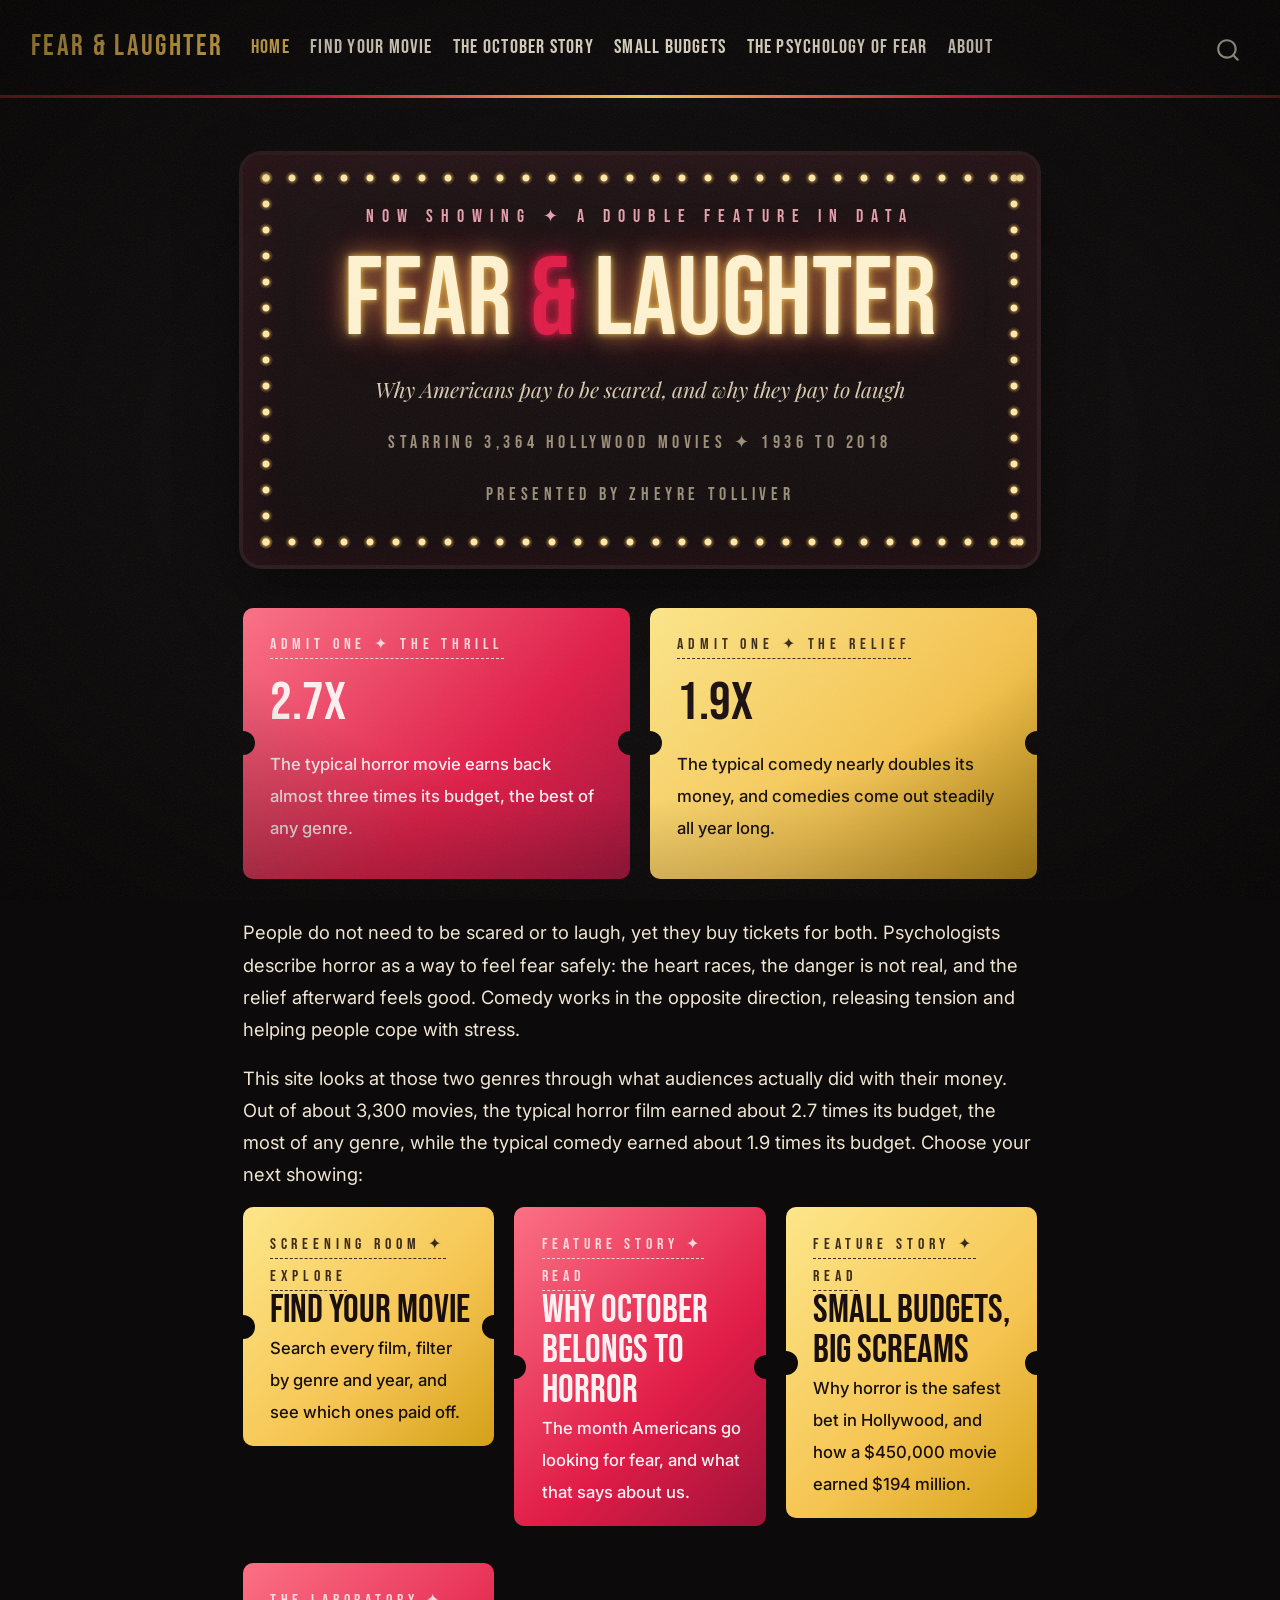
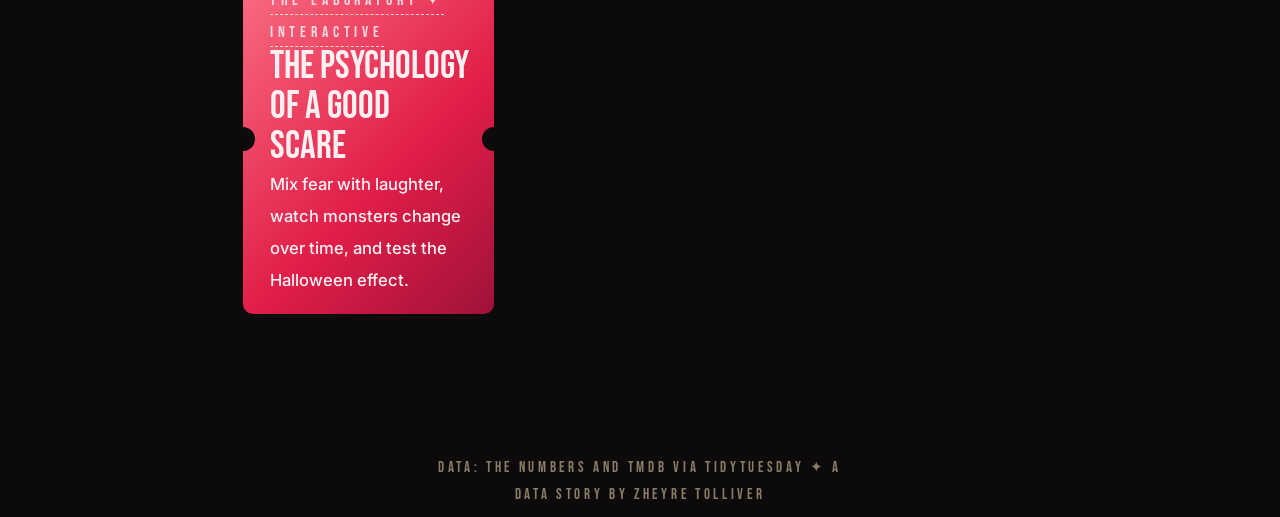
<file: index.html>
<!DOCTYPE html>
<html xmlns="http://www.w3.org/1999/xhtml" lang="en" xml:lang="en"><head>

<meta charset="utf-8">
<meta name="generator" content="quarto-1.10.19">

<meta name="viewport" content="width=device-width, initial-scale=1.0, user-scalable=yes">


<title>Fear &amp; Laughter</title>
<style>
/* Default styles provided by pandoc.
** See https://pandoc.org/MANUAL.html#variables-for-html for config info.
*/
span.smallcaps{font-variant: small-caps;}
div.columns{display: flex; gap: 1.5em;}
div.column{flex: auto;}
@media screen {
div.columns{gap: min(4vw, 1.5em);}
div.column{overflow-x: auto;}
}
div.hanging-indent{margin-left: 1.5em; text-indent: -1.5em;}
ul.task-list{list-style: none;}
ul.task-list li input[type="checkbox"] {
  width: 0.8em;
  margin: 0 0.8em 0.2em -1em; /* quarto-specific, see https://github.com/quarto-dev/quarto-cli/issues/4556 */ 
  vertical-align: middle;
}
</style>


<script src="site_libs/quarto-nav/quarto-nav.js"></script>
<script src="site_libs/quarto-nav/headroom.min.js"></script>
<script src="site_libs/clipboard/clipboard.min.js"></script>
<script src="site_libs/quarto-search/autocomplete.umd.js"></script>
<script src="site_libs/quarto-search/fuse.min.js"></script>
<script src="site_libs/quarto-search/quarto-search.js"></script>
<meta name="quarto:offset" content="./">
<script src="site_libs/quarto-html/quarto.js" type="module"></script>
<script src="site_libs/quarto-html/tabsets/tabsets.js" type="module"></script>
<script src="site_libs/quarto-html/popper.min.js"></script>
<script src="site_libs/quarto-html/tippy.umd.min.js"></script>
<script src="site_libs/quarto-html/anchor.min.js"></script>
<link href="site_libs/quarto-html/tippy.css" rel="stylesheet">
<link href="site_libs/quarto-html/quarto-syntax-highlighting-dark-b626d73c4c936ccc3cb08be7d45d1df6.css" rel="stylesheet" id="quarto-text-highlighting-styles">
<script src="site_libs/bootstrap/bootstrap.min.js"></script>
<link href="site_libs/bootstrap/bootstrap-icons.css" rel="stylesheet">
<link href="site_libs/bootstrap/bootstrap-2ce2f121544d7a03b5ac29a8119c98cb.min.css" rel="stylesheet" append-hash="true" id="quarto-bootstrap" data-mode="dark">
<script id="quarto-search-options" type="application/json">{
  "location": "navbar",
  "copy-button": false,
  "collapse-after": 3,
  "panel-placement": "end",
  "type": "overlay",
  "limit": 50,
  "keyboard-shortcut": [
    "f",
    "/",
    "s"
  ],
  "show-item-context": false,
  "language": {
    "search-no-results-text": "No results",
    "search-matching-documents-text": "matching documents",
    "search-copy-link-title": "Copy link to search",
    "search-hide-matches-text": "Hide additional matches",
    "search-more-match-text": "more match in this document",
    "search-more-matches-text": "more matches in this document",
    "search-clear-button-title": "Clear",
    "search-text-placeholder": "",
    "search-detached-cancel-button-title": "Cancel",
    "search-submit-button-title": "Submit",
    "search-label": "Search"
  }
}</script>


</head>

<body class="nav-fixed fullcontent quarto-light">

<div id="quarto-search-results"></div>
  <header id="quarto-header" class="headroom fixed-top">
    <nav class="navbar navbar-expand-lg " data-bs-theme="dark">
      <div class="navbar-container container-fluid">
      <div class="navbar-brand-container mx-auto">
    <a class="navbar-brand" href="./index.html">
    <span class="navbar-title">Fear &amp; Laughter</span>
    </a>
  </div>
            <div id="quarto-search" class="" title="Search"></div>
          <button class="navbar-toggler" type="button" data-bs-toggle="collapse" data-bs-target="#navbarCollapse" aria-controls="navbarCollapse" role="menu" aria-expanded="false" aria-label="Toggle navigation" onclick="if (window.quartoToggleHeadroom) { window.quartoToggleHeadroom(); }">
  <span class="navbar-toggler-icon"></span>
</button>
          <div class="collapse navbar-collapse" id="navbarCollapse">
            <ul class="navbar-nav navbar-nav-scroll me-auto">
  <li class="nav-item">
    <a class="nav-link active" href="./index.html" aria-current="page"> 
<span class="menu-text">Home</span></a>
  </li>  
  <li class="nav-item">
    <a class="nav-link" href="./explore.html"> 
<span class="menu-text">Find Your Movie</span></a>
  </li>  
  <li class="nav-item">
    <a class="nav-link" href="./october.html"> 
<span class="menu-text">The October Story</span></a>
  </li>  
  <li class="nav-item">
    <a class="nav-link" href="./budget.html"> 
<span class="menu-text">Small Budgets</span></a>
  </li>  
  <li class="nav-item">
    <a class="nav-link" href="./psychology.html"> 
<span class="menu-text">The Psychology of Fear</span></a>
  </li>  
  <li class="nav-item">
    <a class="nav-link" href="./about.html"> 
<span class="menu-text">About</span></a>
  </li>  
</ul>
          </div> <!-- /navcollapse -->
            <div class="quarto-navbar-tools">
</div>
      </div> <!-- /container-fluid -->
    </nav>
</header>
<!-- content -->
<div id="quarto-content" class="quarto-container page-columns page-rows-contents page-layout-article page-navbar">
<!-- sidebar -->
<!-- margin-sidebar -->
    
<!-- main -->
<main class="content" id="quarto-document-content"><header id="title-block-header" class="quarto-title-block"></header>




<div class="marquee">
<p><span class="kicker">Now Showing ✦ A Double Feature in Data</span></p>
<p><span class="headline">Fear <span class="amp">&amp;</span> Laughter</span></p>
<p><span class="tagline">Why Americans pay to be scared, and why they pay to laugh</span></p>
<p><span class="credits">Starring 3,364 Hollywood movies ✦ 1936 to 2018</span></p>
<p><span class="credits">Presented by Zheyre Tolliver</span></p>
</div>
<div class="tickets">
<div class="ticket horror">
<p><span class="admit">Admit One ✦ The Thrill</span></p>
<p><span class="big">2.7x</span></p>
<p><span class="what">The typical horror movie earns back almost three times its budget, the best of any genre.</span></p>
</div>
<div class="ticket comedy">
<p><span class="admit">Admit One ✦ The Relief</span></p>
<p><span class="big">1.9x</span></p>
<p><span class="what">The typical comedy nearly doubles its money, and comedies come out steadily all year long.</span></p>
</div>
</div>
<p>People do not need to be scared or to laugh, yet they buy tickets for both. Psychologists describe horror as a way to feel fear safely: the heart races, the danger is not real, and the relief afterward feels good. Comedy works in the opposite direction, releasing tension and helping people cope with stress.</p>
<p>This site looks at those two genres through what audiences actually did with their money. Out of about 3,300 movies, the typical horror film earned about 2.7 times its budget, the most of any genre, while the typical comedy earned about 1.9 times its budget. Choose your next showing:</p>
<div class="tickets">
<p><a class="ticket comedy" href="explore.html"><span class="admit">Screening Room ✦ Explore</span><br><span class="big">Find Your Movie</span><br><span class="what">Search every film, filter by genre and year, and see which ones paid off.</span></a></p>
<p><a class="ticket horror" href="october.html"><span class="admit">Feature Story ✦ Read</span><br><span class="big">Why October Belongs to Horror</span><br><span class="what">The month Americans go looking for fear, and what that says about us.</span></a></p>
<p><a class="ticket comedy" href="budget.html"><span class="admit">Feature Story ✦ Read</span><br><span class="big">Small Budgets, Big Screams</span><br><span class="what">Why horror is the safest bet in Hollywood, and how a $450,000 movie earned $194 million.</span></a></p>
<p><a class="ticket horror" href="psychology.html"><span class="admit">The Laboratory ✦ Interactive</span><br><span class="big">The Psychology of a Good Scare</span><br><span class="what">Mix fear with laughter, watch monsters change over time, and test the Halloween effect.</span></a></p>
</div>



</main> <!-- /main -->
<script id="quarto-html-after-body" type="application/javascript">
  window.document.addEventListener("DOMContentLoaded", function (event) {
    const icon = "";
    const anchorJS = new window.AnchorJS();
    anchorJS.options = {
      placement: 'right',
      icon: icon
    };
    anchorJS.add('.anchored');
    const isCodeAnnotation = (el) => {
      for (const clz of el.classList) {
        if (clz.startsWith('code-annotation-')) {                     
          return true;
        }
      }
      return false;
    }
    const onCopySuccess = function(e) {
      // button target
      const button = e.trigger;
      // don't keep focus
      button.blur();
      // flash "checked"
      button.classList.add('code-copy-button-checked');
      var currentTitle = button.getAttribute("title");
      button.setAttribute("title", "Copied!");
      let tooltip;
      if (window.bootstrap) {
        button.setAttribute("data-bs-toggle", "tooltip");
        button.setAttribute("data-bs-placement", "left");
        button.setAttribute("data-bs-title", "Copied!");
        tooltip = new bootstrap.Tooltip(button, 
          { trigger: "manual", 
            customClass: "code-copy-button-tooltip",
            offset: [0, -8]});
        tooltip.show();    
      }
      setTimeout(function() {
        if (tooltip) {
          tooltip.hide();
          button.removeAttribute("data-bs-title");
          button.removeAttribute("data-bs-toggle");
          button.removeAttribute("data-bs-placement");
        }
        button.setAttribute("title", currentTitle);
        button.classList.remove('code-copy-button-checked');
      }, 1000);
      // clear code selection
      e.clearSelection();
    }
    const getTextToCopy = function(trigger) {
      const outerScaffold = trigger.parentElement.cloneNode(true);
      const codeEl = outerScaffold.querySelector('code');
      for (const childEl of codeEl.children) {
        if (isCodeAnnotation(childEl)) {
          childEl.remove();
        }
      }
      return codeEl.innerText;
    }
    const clipboard = new window.ClipboardJS('.code-copy-button:not([data-in-quarto-modal])', {
      text: getTextToCopy
    });
    clipboard.on('success', onCopySuccess);
    if (window.document.getElementById('quarto-embedded-source-code-modal')) {
      const clipboardModal = new window.ClipboardJS('.code-copy-button[data-in-quarto-modal]', {
        text: getTextToCopy,
        container: window.document.getElementById('quarto-embedded-source-code-modal')
      });
      clipboardModal.on('success', onCopySuccess);
    }
      var localhostRegex = new RegExp(/^(?:http|https):\/\/localhost\:?[0-9]*\//);
      var mailtoRegex = new RegExp(/^mailto:/);
        var filterRegex = new RegExp("https:\/\/Zheyre\.github\.io\/fear-and-laughter\/");
      var isInternal = (href) => {
          return filterRegex.test(href) || localhostRegex.test(href) || mailtoRegex.test(href);
      }
      // Inspect non-navigation links and adorn them if external
     var links = window.document.querySelectorAll('a[href]:not(.nav-link):not(.navbar-brand):not(.toc-action):not(.sidebar-link):not(.sidebar-item-toggle):not(.pagination-link):not(.no-external):not([aria-hidden]):not(.dropdown-item):not(.quarto-navigation-tool):not(.about-link)');
      for (var i=0; i<links.length; i++) {
        const link = links[i];
        if (!isInternal(link.href)) {
          // undo the damage that might have been done by quarto-nav.js in the case of
          // links that we want to consider external
          if (link.dataset.originalHref !== undefined) {
            link.href = link.dataset.originalHref;
          }
        }
      }
    function tippyHover(el, contentFn, onTriggerFn, onUntriggerFn) {
      const config = {
        allowHTML: true,
        maxWidth: 500,
        delay: 100,
        arrow: false,
        appendTo: function(el) {
            return el.parentElement;
        },
        interactive: true,
        interactiveBorder: 10,
        theme: 'quarto',
        placement: 'bottom-start',
      };
      if (contentFn) {
        config.content = contentFn;
      }
      if (onTriggerFn) {
        config.onTrigger = onTriggerFn;
      }
      if (onUntriggerFn) {
        config.onUntrigger = onUntriggerFn;
      }
      window.tippy(el, config); 
    }
    const noterefs = window.document.querySelectorAll('a[role="doc-noteref"]');
    for (var i=0; i<noterefs.length; i++) {
      const ref = noterefs[i];
      tippyHover(ref, function() {
        // use id or data attribute instead here
        let href = ref.getAttribute('data-footnote-href') || ref.getAttribute('href');
        try { href = new URL(href).hash; } catch {}
        const id = href.replace(/^#\/?/, "");
        const note = window.document.getElementById(id);
        if (note) {
          return note.innerHTML;
        } else {
          return "";
        }
      });
    }
    const xrefs = window.document.querySelectorAll('a.quarto-xref');
    const processXRef = (id, note) => {
      // Strip column container classes
      const stripColumnClz = (el) => {
        el.classList.remove("page-full", "page-columns");
        if (el.children) {
          for (const child of el.children) {
            stripColumnClz(child);
          }
        }
      }
      stripColumnClz(note)
      if (id === null || id.startsWith('sec-')) {
        // Special case sections, only their first couple elements
        const container = document.createElement("div");
        if (note.children && note.children.length > 2) {
          container.appendChild(note.children[0].cloneNode(true));
          for (let i = 1; i < note.children.length; i++) {
            const child = note.children[i];
            if (child.tagName === "P" && child.innerText === "") {
              continue;
            } else {
              container.appendChild(child.cloneNode(true));
              break;
            }
          }
          if (window.Quarto?.typesetMath) {
            window.Quarto.typesetMath(container);
          }
          return container.innerHTML
        } else {
          if (window.Quarto?.typesetMath) {
            window.Quarto.typesetMath(note);
          }
          return note.innerHTML;
        }
      } else {
        // Remove any anchor links if they are present
        const anchorLink = note.querySelector('a.anchorjs-link');
        if (anchorLink) {
          anchorLink.remove();
        }
        if (window.Quarto?.typesetMath) {
          window.Quarto.typesetMath(note);
        }
        if (note.classList.contains("callout")) {
          return note.outerHTML;
        } else {
          return note.innerHTML;
        }
      }
    }
    for (var i=0; i<xrefs.length; i++) {
      const xref = xrefs[i];
      tippyHover(xref, undefined, function(instance) {
        instance.disable();
        let url = xref.getAttribute('href');
        let hash = undefined; 
        if (url.startsWith('#')) {
          hash = url;
        } else {
          try { hash = new URL(url).hash; } catch {}
        }
        if (hash) {
          const id = hash.replace(/^#\/?/, "");
          const note = window.document.getElementById(id);
          if (note !== null) {
            try {
              const html = processXRef(id, note.cloneNode(true));
              instance.setContent(html);
            } finally {
              instance.enable();
              instance.show();
            }
          } else {
            // See if we can fetch this
            fetch(url.split('#')[0])
            .then(res => res.text())
            .then(html => {
              const parser = new DOMParser();
              const htmlDoc = parser.parseFromString(html, "text/html");
              const note = htmlDoc.getElementById(id);
              if (note !== null) {
                const html = processXRef(id, note);
                instance.setContent(html);
              } 
            }).finally(() => {
              instance.enable();
              instance.show();
            });
          }
        } else {
          // See if we can fetch a full url (with no hash to target)
          // This is a special case and we should probably do some content thinning / targeting
          fetch(url)
          .then(res => res.text())
          .then(html => {
            const parser = new DOMParser();
            const htmlDoc = parser.parseFromString(html, "text/html");
            const note = htmlDoc.querySelector('main.content');
            if (note !== null) {
              // This should only happen for chapter cross references
              // (since there is no id in the URL)
              // remove the first header
              if (note.children.length > 0 && note.children[0].tagName === "HEADER") {
                note.children[0].remove();
              }
              const html = processXRef(null, note);
              instance.setContent(html);
            } 
          }).finally(() => {
            instance.enable();
            instance.show();
          });
        }
      }, function(instance) {
      });
    }
        let selectedAnnoteEl;
        const selectorForAnnotation = ( cell, annotation) => {
          let cellAttr = 'data-code-cell="' + cell + '"';
          let lineAttr = 'data-code-annotation="' +  annotation + '"';
          const selector = 'span[' + cellAttr + '][' + lineAttr + ']';
          return selector;
        }
        const selectCodeLines = (annoteEl) => {
          const doc = window.document;
          const targetCell = annoteEl.getAttribute("data-target-cell");
          const targetAnnotation = annoteEl.getAttribute("data-target-annotation");
          const annoteSpan = window.document.querySelector(selectorForAnnotation(targetCell, targetAnnotation));
          const lines = annoteSpan.getAttribute("data-code-lines").split(",");
          const lineIds = lines.map((line) => {
            return targetCell + "-" + line;
          })
          let top = null;
          let height = null;
          let parent = null;
          if (lineIds.length > 0) {
              //compute the position of the single el (top and bottom and make a div)
              const el = window.document.getElementById(lineIds[0]);
              top = el.offsetTop;
              height = el.offsetHeight;
              parent = el.parentElement.parentElement;
            if (lineIds.length > 1) {
              const lastEl = window.document.getElementById(lineIds[lineIds.length - 1]);
              const bottom = lastEl.offsetTop + lastEl.offsetHeight;
              height = bottom - top;
            }
            if (top !== null && height !== null && parent !== null) {
              // cook up a div (if necessary) and position it 
              let div = window.document.getElementById("code-annotation-line-highlight");
              if (div === null) {
                div = window.document.createElement("div");
                div.setAttribute("id", "code-annotation-line-highlight");
                div.style.position = 'absolute';
                parent.appendChild(div);
              }
              div.style.top = top - 2 + "px";
              div.style.height = height + 4 + "px";
              div.style.left = 0;
              let gutterDiv = window.document.getElementById("code-annotation-line-highlight-gutter");
              if (gutterDiv === null) {
                gutterDiv = window.document.createElement("div");
                gutterDiv.setAttribute("id", "code-annotation-line-highlight-gutter");
                gutterDiv.style.position = 'absolute';
                const codeCell = window.document.getElementById(targetCell);
                const gutter = codeCell.querySelector('.code-annotation-gutter');
                gutter.appendChild(gutterDiv);
              }
              gutterDiv.style.top = top - 2 + "px";
              gutterDiv.style.height = height + 4 + "px";
            }
            selectedAnnoteEl = annoteEl;
          }
        };
        const unselectCodeLines = () => {
          const elementsIds = ["code-annotation-line-highlight", "code-annotation-line-highlight-gutter"];
          elementsIds.forEach((elId) => {
            const div = window.document.getElementById(elId);
            if (div) {
              div.remove();
            }
          });
          selectedAnnoteEl = undefined;
        };
          // Handle positioning of the toggle
      window.addEventListener(
        "resize",
        throttle(() => {
          elRect = undefined;
          if (selectedAnnoteEl) {
            selectCodeLines(selectedAnnoteEl);
          }
        }, 10)
      );
      function throttle(fn, ms) {
      let throttle = false;
      let timer;
        return (...args) => {
          if(!throttle) { // first call gets through
              fn.apply(this, args);
              throttle = true;
          } else { // all the others get throttled
              if(timer) clearTimeout(timer); // cancel #2
              timer = setTimeout(() => {
                fn.apply(this, args);
                timer = throttle = false;
              }, ms);
          }
        };
      }
        // Attach click handler to the DT
        const annoteDls = window.document.querySelectorAll('dt[data-target-cell]');
        for (const annoteDlNode of annoteDls) {
          annoteDlNode.addEventListener('click', (event) => {
            const clickedEl = event.target;
            if (clickedEl !== selectedAnnoteEl) {
              unselectCodeLines();
              const activeEl = window.document.querySelector('dt[data-target-cell].code-annotation-active');
              if (activeEl) {
                activeEl.classList.remove('code-annotation-active');
              }
              selectCodeLines(clickedEl);
              clickedEl.classList.add('code-annotation-active');
            } else {
              // Unselect the line
              unselectCodeLines();
              clickedEl.classList.remove('code-annotation-active');
            }
          });
        }
    const findCites = (el) => {
      const parentEl = el.parentElement;
      if (parentEl) {
        const cites = parentEl.dataset.cites;
        if (cites) {
          return {
            el,
            cites: cites.split(' ')
          };
        } else {
          return findCites(el.parentElement)
        }
      } else {
        return undefined;
      }
    };
    var bibliorefs = window.document.querySelectorAll('a[role="doc-biblioref"]');
    for (var i=0; i<bibliorefs.length; i++) {
      const ref = bibliorefs[i];
      const citeInfo = findCites(ref);
      if (citeInfo) {
        tippyHover(citeInfo.el, function() {
          var popup = window.document.createElement('div');
          citeInfo.cites.forEach(function(cite) {
            var citeDiv = window.document.createElement('div');
            citeDiv.classList.add('hanging-indent');
            citeDiv.classList.add('csl-entry');
            var biblioDiv = window.document.getElementById('ref-' + cite);
            if (biblioDiv) {
              citeDiv.innerHTML = biblioDiv.innerHTML;
            }
            popup.appendChild(citeDiv);
          });
          return popup.innerHTML;
        });
      }
    }
  });
  </script>
</div> <!-- /content -->
<footer class="footer">
  <div class="nav-footer">
    <div class="nav-footer-left">
      &nbsp;
    </div>   
    <div class="nav-footer-center">
<p>Data: The Numbers and TMDB via TidyTuesday ✦ A data story by Zheyre Tolliver</p>
</div>
    <div class="nav-footer-right">
      &nbsp;
    </div>
  </div>
</footer>




</body></html>
</file>
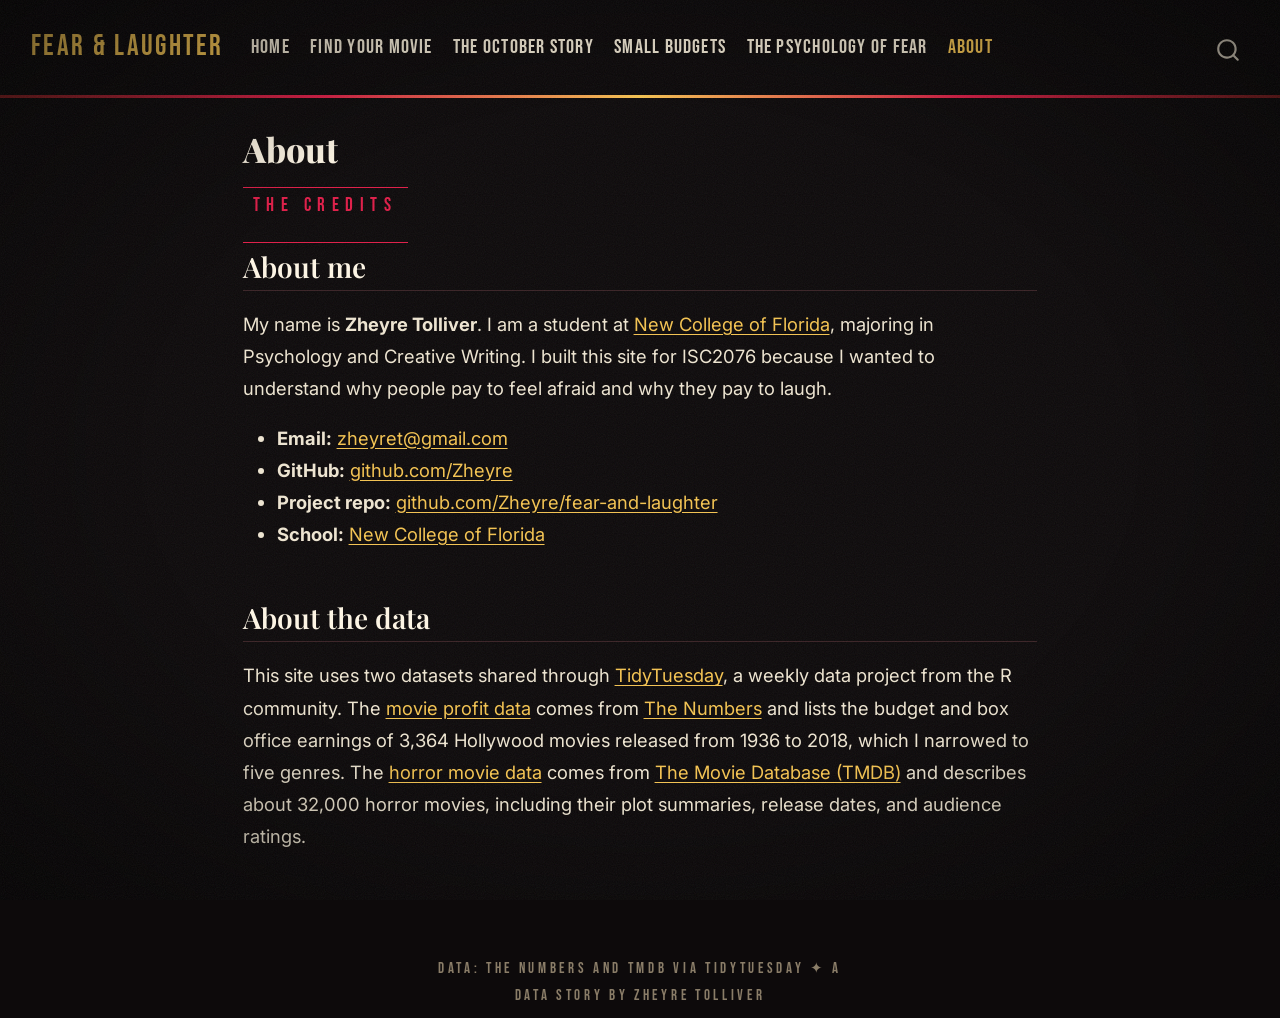
<file: about.html>
<!DOCTYPE html>
<html xmlns="http://www.w3.org/1999/xhtml" lang="en" xml:lang="en"><head>

<meta charset="utf-8">
<meta name="generator" content="quarto-1.10.19">

<meta name="viewport" content="width=device-width, initial-scale=1.0, user-scalable=yes">


<title>About – Fear &amp; Laughter</title>
<style>
/* Default styles provided by pandoc.
** See https://pandoc.org/MANUAL.html#variables-for-html for config info.
*/
span.smallcaps{font-variant: small-caps;}
div.columns{display: flex; gap: 1.5em;}
div.column{flex: auto;}
@media screen {
div.columns{gap: min(4vw, 1.5em);}
div.column{overflow-x: auto;}
}
div.hanging-indent{margin-left: 1.5em; text-indent: -1.5em;}
ul.task-list{list-style: none;}
ul.task-list li input[type="checkbox"] {
  width: 0.8em;
  margin: 0 0.8em 0.2em -1em; /* quarto-specific, see https://github.com/quarto-dev/quarto-cli/issues/4556 */ 
  vertical-align: middle;
}
</style>


<script src="site_libs/quarto-nav/quarto-nav.js"></script>
<script src="site_libs/quarto-nav/headroom.min.js"></script>
<script src="site_libs/clipboard/clipboard.min.js"></script>
<script src="site_libs/quarto-search/autocomplete.umd.js"></script>
<script src="site_libs/quarto-search/fuse.min.js"></script>
<script src="site_libs/quarto-search/quarto-search.js"></script>
<meta name="quarto:offset" content="./">
<script src="site_libs/quarto-html/quarto.js" type="module"></script>
<script src="site_libs/quarto-html/tabsets/tabsets.js" type="module"></script>
<script src="site_libs/quarto-html/popper.min.js"></script>
<script src="site_libs/quarto-html/tippy.umd.min.js"></script>
<script src="site_libs/quarto-html/anchor.min.js"></script>
<link href="site_libs/quarto-html/tippy.css" rel="stylesheet">
<link href="site_libs/quarto-html/quarto-syntax-highlighting-dark-b626d73c4c936ccc3cb08be7d45d1df6.css" rel="stylesheet" id="quarto-text-highlighting-styles">
<script src="site_libs/bootstrap/bootstrap.min.js"></script>
<link href="site_libs/bootstrap/bootstrap-icons.css" rel="stylesheet">
<link href="site_libs/bootstrap/bootstrap-2ce2f121544d7a03b5ac29a8119c98cb.min.css" rel="stylesheet" append-hash="true" id="quarto-bootstrap" data-mode="dark">
<script id="quarto-search-options" type="application/json">{
  "location": "navbar",
  "copy-button": false,
  "collapse-after": 3,
  "panel-placement": "end",
  "type": "overlay",
  "limit": 50,
  "keyboard-shortcut": [
    "f",
    "/",
    "s"
  ],
  "show-item-context": false,
  "language": {
    "search-no-results-text": "No results",
    "search-matching-documents-text": "matching documents",
    "search-copy-link-title": "Copy link to search",
    "search-hide-matches-text": "Hide additional matches",
    "search-more-match-text": "more match in this document",
    "search-more-matches-text": "more matches in this document",
    "search-clear-button-title": "Clear",
    "search-text-placeholder": "",
    "search-detached-cancel-button-title": "Cancel",
    "search-submit-button-title": "Submit",
    "search-label": "Search"
  }
}</script>


</head>

<body class="nav-fixed fullcontent quarto-light">

<div id="quarto-search-results"></div>
  <header id="quarto-header" class="headroom fixed-top">
    <nav class="navbar navbar-expand-lg " data-bs-theme="dark">
      <div class="navbar-container container-fluid">
      <div class="navbar-brand-container mx-auto">
    <a class="navbar-brand" href="./index.html">
    <span class="navbar-title">Fear &amp; Laughter</span>
    </a>
  </div>
            <div id="quarto-search" class="" title="Search"></div>
          <button class="navbar-toggler" type="button" data-bs-toggle="collapse" data-bs-target="#navbarCollapse" aria-controls="navbarCollapse" role="menu" aria-expanded="false" aria-label="Toggle navigation" onclick="if (window.quartoToggleHeadroom) { window.quartoToggleHeadroom(); }">
  <span class="navbar-toggler-icon"></span>
</button>
          <div class="collapse navbar-collapse" id="navbarCollapse">
            <ul class="navbar-nav navbar-nav-scroll me-auto">
  <li class="nav-item">
    <a class="nav-link" href="./index.html"> 
<span class="menu-text">Home</span></a>
  </li>  
  <li class="nav-item">
    <a class="nav-link" href="./explore.html"> 
<span class="menu-text">Find Your Movie</span></a>
  </li>  
  <li class="nav-item">
    <a class="nav-link" href="./october.html"> 
<span class="menu-text">The October Story</span></a>
  </li>  
  <li class="nav-item">
    <a class="nav-link" href="./budget.html"> 
<span class="menu-text">Small Budgets</span></a>
  </li>  
  <li class="nav-item">
    <a class="nav-link" href="./psychology.html"> 
<span class="menu-text">The Psychology of Fear</span></a>
  </li>  
  <li class="nav-item">
    <a class="nav-link active" href="./about.html" aria-current="page"> 
<span class="menu-text">About</span></a>
  </li>  
</ul>
          </div> <!-- /navcollapse -->
            <div class="quarto-navbar-tools">
</div>
      </div> <!-- /container-fluid -->
    </nav>
</header>
<!-- content -->
<div id="quarto-content" class="quarto-container page-columns page-rows-contents page-layout-article page-navbar">
<!-- sidebar -->
<!-- margin-sidebar -->
    
<!-- main -->
<main class="content" id="quarto-document-content">

<header id="title-block-header" class="quarto-title-block default">
<div class="quarto-title">
<h1 class="title">About</h1>
</div>



<div class="quarto-title-meta">

    
  
    
  </div>
  


</header>


<div class="reel">
<p>The Credits</p>
</div>
<section id="about-me" class="level2">
<h2 class="anchored" data-anchor-id="about-me">About me</h2>
<p>My name is <strong>Zheyre Tolliver</strong>. I am a student at <a href="https://www.ncf.edu">New College of Florida</a>, majoring in Psychology and Creative Writing. I built this site for ISC2076 because I wanted to understand why people pay to feel afraid and why they pay to laugh.</p>
<ul>
<li><strong>Email:</strong> <a href="mailto:zheyret@gmail.com">zheyret@gmail.com</a></li>
<li><strong>GitHub:</strong> <a href="https://github.com/Zheyre">github.com/Zheyre</a></li>
<li><strong>Project repo:</strong> <a href="https://github.com/Zheyre/fear-and-laughter">github.com/Zheyre/fear-and-laughter</a></li>
<li><strong>School:</strong> <a href="https://www.ncf.edu">New College of Florida</a></li>
</ul>
</section>
<section id="about-the-data" class="level2">
<h2 class="anchored" data-anchor-id="about-the-data">About the data</h2>
<p>This site uses two datasets shared through <a href="https://github.com/rfordatascience/tidytuesday">TidyTuesday</a>, a weekly data project from the R community. The <a href="https://github.com/rfordatascience/tidytuesday/tree/main/data/2018/2018-10-23">movie profit data</a> comes from <a href="https://www.the-numbers.com">The Numbers</a> and lists the budget and box office earnings of 3,364 Hollywood movies released from 1936 to 2018, which I narrowed to five genres. The <a href="https://github.com/rfordatascience/tidytuesday/tree/main/data/2022/2022-11-01">horror movie data</a> comes from <a href="https://www.themoviedb.org">The Movie Database (TMDB)</a> and describes about 32,000 horror movies, including their plot summaries, release dates, and audience ratings.</p>


</section>

</main> <!-- /main -->
<script id="quarto-html-after-body" type="application/javascript">
  window.document.addEventListener("DOMContentLoaded", function (event) {
    const icon = "";
    const anchorJS = new window.AnchorJS();
    anchorJS.options = {
      placement: 'right',
      icon: icon
    };
    anchorJS.add('.anchored');
    const isCodeAnnotation = (el) => {
      for (const clz of el.classList) {
        if (clz.startsWith('code-annotation-')) {                     
          return true;
        }
      }
      return false;
    }
    const onCopySuccess = function(e) {
      // button target
      const button = e.trigger;
      // don't keep focus
      button.blur();
      // flash "checked"
      button.classList.add('code-copy-button-checked');
      var currentTitle = button.getAttribute("title");
      button.setAttribute("title", "Copied!");
      let tooltip;
      if (window.bootstrap) {
        button.setAttribute("data-bs-toggle", "tooltip");
        button.setAttribute("data-bs-placement", "left");
        button.setAttribute("data-bs-title", "Copied!");
        tooltip = new bootstrap.Tooltip(button, 
          { trigger: "manual", 
            customClass: "code-copy-button-tooltip",
            offset: [0, -8]});
        tooltip.show();    
      }
      setTimeout(function() {
        if (tooltip) {
          tooltip.hide();
          button.removeAttribute("data-bs-title");
          button.removeAttribute("data-bs-toggle");
          button.removeAttribute("data-bs-placement");
        }
        button.setAttribute("title", currentTitle);
        button.classList.remove('code-copy-button-checked');
      }, 1000);
      // clear code selection
      e.clearSelection();
    }
    const getTextToCopy = function(trigger) {
      const outerScaffold = trigger.parentElement.cloneNode(true);
      const codeEl = outerScaffold.querySelector('code');
      for (const childEl of codeEl.children) {
        if (isCodeAnnotation(childEl)) {
          childEl.remove();
        }
      }
      return codeEl.innerText;
    }
    const clipboard = new window.ClipboardJS('.code-copy-button:not([data-in-quarto-modal])', {
      text: getTextToCopy
    });
    clipboard.on('success', onCopySuccess);
    if (window.document.getElementById('quarto-embedded-source-code-modal')) {
      const clipboardModal = new window.ClipboardJS('.code-copy-button[data-in-quarto-modal]', {
        text: getTextToCopy,
        container: window.document.getElementById('quarto-embedded-source-code-modal')
      });
      clipboardModal.on('success', onCopySuccess);
    }
      var localhostRegex = new RegExp(/^(?:http|https):\/\/localhost\:?[0-9]*\//);
      var mailtoRegex = new RegExp(/^mailto:/);
        var filterRegex = new RegExp("https:\/\/Zheyre\.github\.io\/fear-and-laughter\/");
      var isInternal = (href) => {
          return filterRegex.test(href) || localhostRegex.test(href) || mailtoRegex.test(href);
      }
      // Inspect non-navigation links and adorn them if external
     var links = window.document.querySelectorAll('a[href]:not(.nav-link):not(.navbar-brand):not(.toc-action):not(.sidebar-link):not(.sidebar-item-toggle):not(.pagination-link):not(.no-external):not([aria-hidden]):not(.dropdown-item):not(.quarto-navigation-tool):not(.about-link)');
      for (var i=0; i<links.length; i++) {
        const link = links[i];
        if (!isInternal(link.href)) {
          // undo the damage that might have been done by quarto-nav.js in the case of
          // links that we want to consider external
          if (link.dataset.originalHref !== undefined) {
            link.href = link.dataset.originalHref;
          }
        }
      }
    function tippyHover(el, contentFn, onTriggerFn, onUntriggerFn) {
      const config = {
        allowHTML: true,
        maxWidth: 500,
        delay: 100,
        arrow: false,
        appendTo: function(el) {
            return el.parentElement;
        },
        interactive: true,
        interactiveBorder: 10,
        theme: 'quarto',
        placement: 'bottom-start',
      };
      if (contentFn) {
        config.content = contentFn;
      }
      if (onTriggerFn) {
        config.onTrigger = onTriggerFn;
      }
      if (onUntriggerFn) {
        config.onUntrigger = onUntriggerFn;
      }
      window.tippy(el, config); 
    }
    const noterefs = window.document.querySelectorAll('a[role="doc-noteref"]');
    for (var i=0; i<noterefs.length; i++) {
      const ref = noterefs[i];
      tippyHover(ref, function() {
        // use id or data attribute instead here
        let href = ref.getAttribute('data-footnote-href') || ref.getAttribute('href');
        try { href = new URL(href).hash; } catch {}
        const id = href.replace(/^#\/?/, "");
        const note = window.document.getElementById(id);
        if (note) {
          return note.innerHTML;
        } else {
          return "";
        }
      });
    }
    const xrefs = window.document.querySelectorAll('a.quarto-xref');
    const processXRef = (id, note) => {
      // Strip column container classes
      const stripColumnClz = (el) => {
        el.classList.remove("page-full", "page-columns");
        if (el.children) {
          for (const child of el.children) {
            stripColumnClz(child);
          }
        }
      }
      stripColumnClz(note)
      if (id === null || id.startsWith('sec-')) {
        // Special case sections, only their first couple elements
        const container = document.createElement("div");
        if (note.children && note.children.length > 2) {
          container.appendChild(note.children[0].cloneNode(true));
          for (let i = 1; i < note.children.length; i++) {
            const child = note.children[i];
            if (child.tagName === "P" && child.innerText === "") {
              continue;
            } else {
              container.appendChild(child.cloneNode(true));
              break;
            }
          }
          if (window.Quarto?.typesetMath) {
            window.Quarto.typesetMath(container);
          }
          return container.innerHTML
        } else {
          if (window.Quarto?.typesetMath) {
            window.Quarto.typesetMath(note);
          }
          return note.innerHTML;
        }
      } else {
        // Remove any anchor links if they are present
        const anchorLink = note.querySelector('a.anchorjs-link');
        if (anchorLink) {
          anchorLink.remove();
        }
        if (window.Quarto?.typesetMath) {
          window.Quarto.typesetMath(note);
        }
        if (note.classList.contains("callout")) {
          return note.outerHTML;
        } else {
          return note.innerHTML;
        }
      }
    }
    for (var i=0; i<xrefs.length; i++) {
      const xref = xrefs[i];
      tippyHover(xref, undefined, function(instance) {
        instance.disable();
        let url = xref.getAttribute('href');
        let hash = undefined; 
        if (url.startsWith('#')) {
          hash = url;
        } else {
          try { hash = new URL(url).hash; } catch {}
        }
        if (hash) {
          const id = hash.replace(/^#\/?/, "");
          const note = window.document.getElementById(id);
          if (note !== null) {
            try {
              const html = processXRef(id, note.cloneNode(true));
              instance.setContent(html);
            } finally {
              instance.enable();
              instance.show();
            }
          } else {
            // See if we can fetch this
            fetch(url.split('#')[0])
            .then(res => res.text())
            .then(html => {
              const parser = new DOMParser();
              const htmlDoc = parser.parseFromString(html, "text/html");
              const note = htmlDoc.getElementById(id);
              if (note !== null) {
                const html = processXRef(id, note);
                instance.setContent(html);
              } 
            }).finally(() => {
              instance.enable();
              instance.show();
            });
          }
        } else {
          // See if we can fetch a full url (with no hash to target)
          // This is a special case and we should probably do some content thinning / targeting
          fetch(url)
          .then(res => res.text())
          .then(html => {
            const parser = new DOMParser();
            const htmlDoc = parser.parseFromString(html, "text/html");
            const note = htmlDoc.querySelector('main.content');
            if (note !== null) {
              // This should only happen for chapter cross references
              // (since there is no id in the URL)
              // remove the first header
              if (note.children.length > 0 && note.children[0].tagName === "HEADER") {
                note.children[0].remove();
              }
              const html = processXRef(null, note);
              instance.setContent(html);
            } 
          }).finally(() => {
            instance.enable();
            instance.show();
          });
        }
      }, function(instance) {
      });
    }
        let selectedAnnoteEl;
        const selectorForAnnotation = ( cell, annotation) => {
          let cellAttr = 'data-code-cell="' + cell + '"';
          let lineAttr = 'data-code-annotation="' +  annotation + '"';
          const selector = 'span[' + cellAttr + '][' + lineAttr + ']';
          return selector;
        }
        const selectCodeLines = (annoteEl) => {
          const doc = window.document;
          const targetCell = annoteEl.getAttribute("data-target-cell");
          const targetAnnotation = annoteEl.getAttribute("data-target-annotation");
          const annoteSpan = window.document.querySelector(selectorForAnnotation(targetCell, targetAnnotation));
          const lines = annoteSpan.getAttribute("data-code-lines").split(",");
          const lineIds = lines.map((line) => {
            return targetCell + "-" + line;
          })
          let top = null;
          let height = null;
          let parent = null;
          if (lineIds.length > 0) {
              //compute the position of the single el (top and bottom and make a div)
              const el = window.document.getElementById(lineIds[0]);
              top = el.offsetTop;
              height = el.offsetHeight;
              parent = el.parentElement.parentElement;
            if (lineIds.length > 1) {
              const lastEl = window.document.getElementById(lineIds[lineIds.length - 1]);
              const bottom = lastEl.offsetTop + lastEl.offsetHeight;
              height = bottom - top;
            }
            if (top !== null && height !== null && parent !== null) {
              // cook up a div (if necessary) and position it 
              let div = window.document.getElementById("code-annotation-line-highlight");
              if (div === null) {
                div = window.document.createElement("div");
                div.setAttribute("id", "code-annotation-line-highlight");
                div.style.position = 'absolute';
                parent.appendChild(div);
              }
              div.style.top = top - 2 + "px";
              div.style.height = height + 4 + "px";
              div.style.left = 0;
              let gutterDiv = window.document.getElementById("code-annotation-line-highlight-gutter");
              if (gutterDiv === null) {
                gutterDiv = window.document.createElement("div");
                gutterDiv.setAttribute("id", "code-annotation-line-highlight-gutter");
                gutterDiv.style.position = 'absolute';
                const codeCell = window.document.getElementById(targetCell);
                const gutter = codeCell.querySelector('.code-annotation-gutter');
                gutter.appendChild(gutterDiv);
              }
              gutterDiv.style.top = top - 2 + "px";
              gutterDiv.style.height = height + 4 + "px";
            }
            selectedAnnoteEl = annoteEl;
          }
        };
        const unselectCodeLines = () => {
          const elementsIds = ["code-annotation-line-highlight", "code-annotation-line-highlight-gutter"];
          elementsIds.forEach((elId) => {
            const div = window.document.getElementById(elId);
            if (div) {
              div.remove();
            }
          });
          selectedAnnoteEl = undefined;
        };
          // Handle positioning of the toggle
      window.addEventListener(
        "resize",
        throttle(() => {
          elRect = undefined;
          if (selectedAnnoteEl) {
            selectCodeLines(selectedAnnoteEl);
          }
        }, 10)
      );
      function throttle(fn, ms) {
      let throttle = false;
      let timer;
        return (...args) => {
          if(!throttle) { // first call gets through
              fn.apply(this, args);
              throttle = true;
          } else { // all the others get throttled
              if(timer) clearTimeout(timer); // cancel #2
              timer = setTimeout(() => {
                fn.apply(this, args);
                timer = throttle = false;
              }, ms);
          }
        };
      }
        // Attach click handler to the DT
        const annoteDls = window.document.querySelectorAll('dt[data-target-cell]');
        for (const annoteDlNode of annoteDls) {
          annoteDlNode.addEventListener('click', (event) => {
            const clickedEl = event.target;
            if (clickedEl !== selectedAnnoteEl) {
              unselectCodeLines();
              const activeEl = window.document.querySelector('dt[data-target-cell].code-annotation-active');
              if (activeEl) {
                activeEl.classList.remove('code-annotation-active');
              }
              selectCodeLines(clickedEl);
              clickedEl.classList.add('code-annotation-active');
            } else {
              // Unselect the line
              unselectCodeLines();
              clickedEl.classList.remove('code-annotation-active');
            }
          });
        }
    const findCites = (el) => {
      const parentEl = el.parentElement;
      if (parentEl) {
        const cites = parentEl.dataset.cites;
        if (cites) {
          return {
            el,
            cites: cites.split(' ')
          };
        } else {
          return findCites(el.parentElement)
        }
      } else {
        return undefined;
      }
    };
    var bibliorefs = window.document.querySelectorAll('a[role="doc-biblioref"]');
    for (var i=0; i<bibliorefs.length; i++) {
      const ref = bibliorefs[i];
      const citeInfo = findCites(ref);
      if (citeInfo) {
        tippyHover(citeInfo.el, function() {
          var popup = window.document.createElement('div');
          citeInfo.cites.forEach(function(cite) {
            var citeDiv = window.document.createElement('div');
            citeDiv.classList.add('hanging-indent');
            citeDiv.classList.add('csl-entry');
            var biblioDiv = window.document.getElementById('ref-' + cite);
            if (biblioDiv) {
              citeDiv.innerHTML = biblioDiv.innerHTML;
            }
            popup.appendChild(citeDiv);
          });
          return popup.innerHTML;
        });
      }
    }
  });
  </script>
</div> <!-- /content -->
<footer class="footer">
  <div class="nav-footer">
    <div class="nav-footer-left">
      &nbsp;
    </div>   
    <div class="nav-footer-center">
<p>Data: The Numbers and TMDB via TidyTuesday ✦ A data story by Zheyre Tolliver</p>
</div>
    <div class="nav-footer-right">
      &nbsp;
    </div>
  </div>
</footer>




</body></html>
</file>
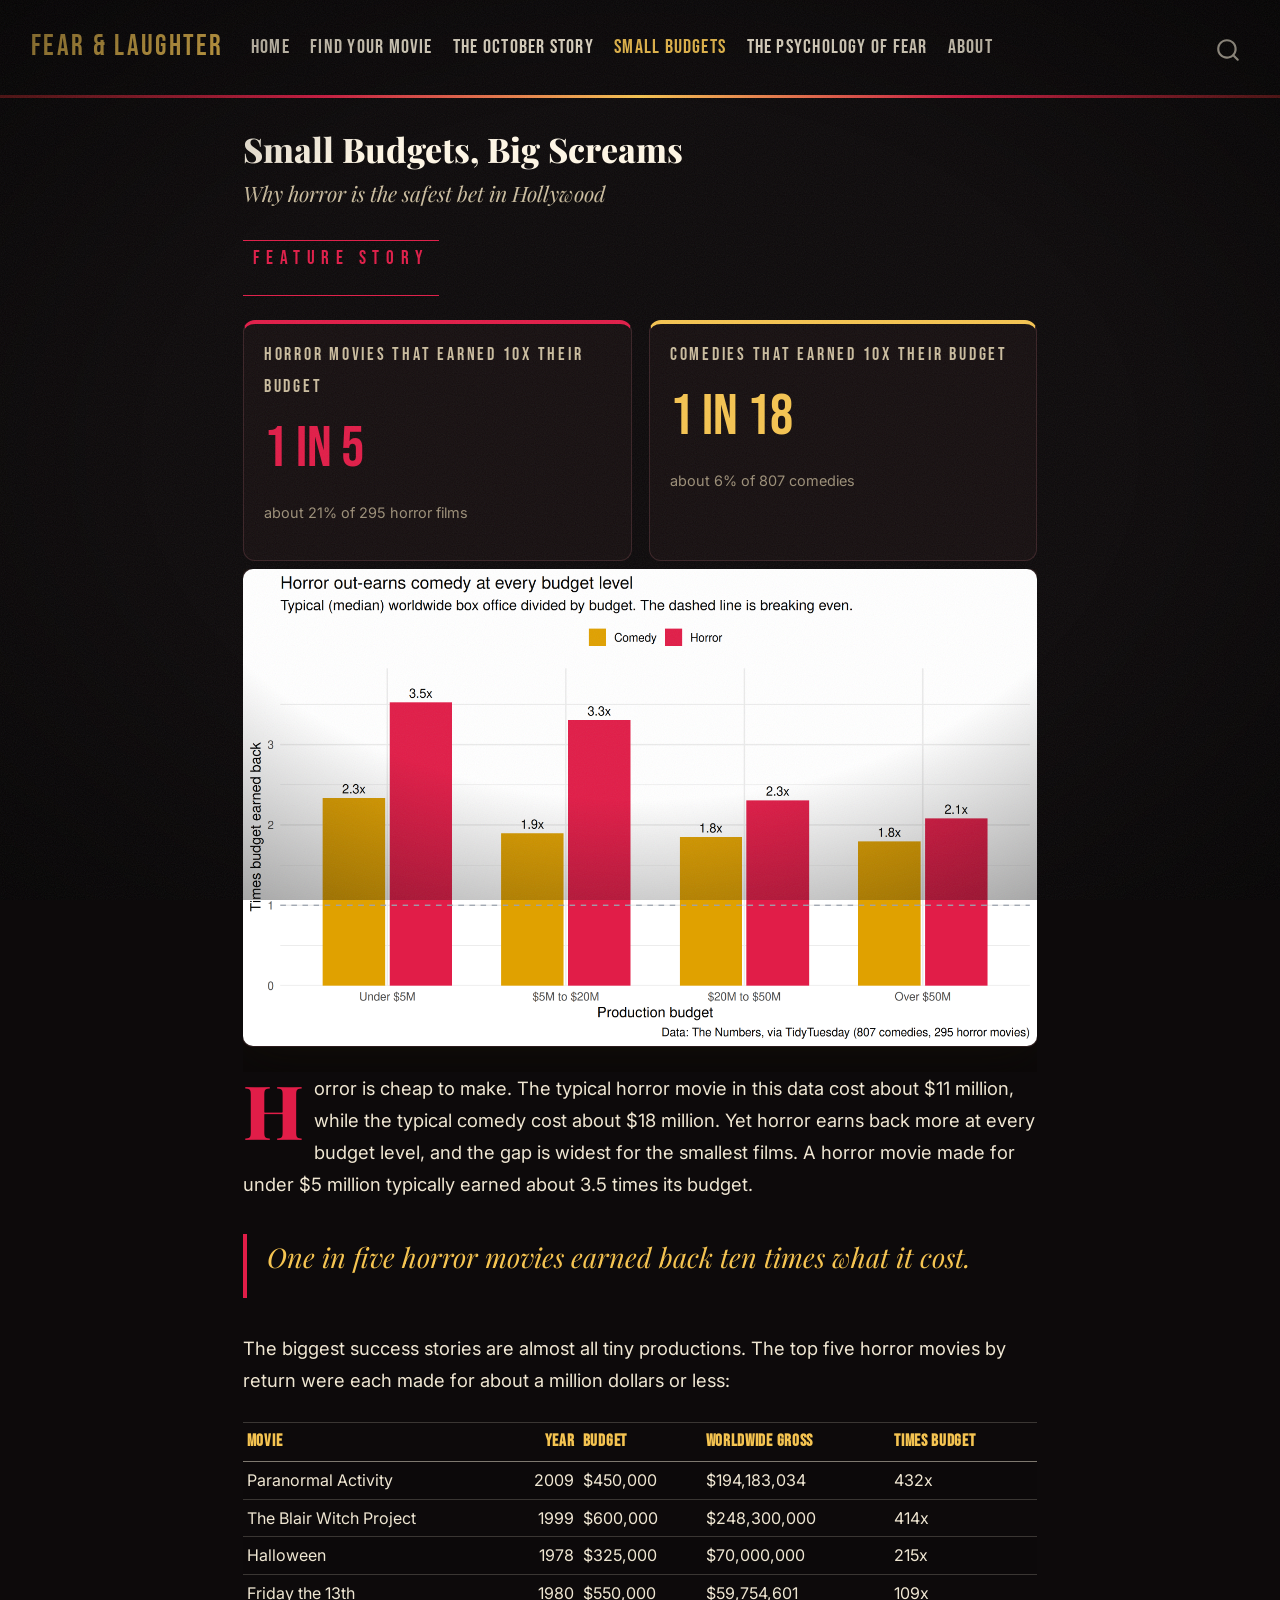
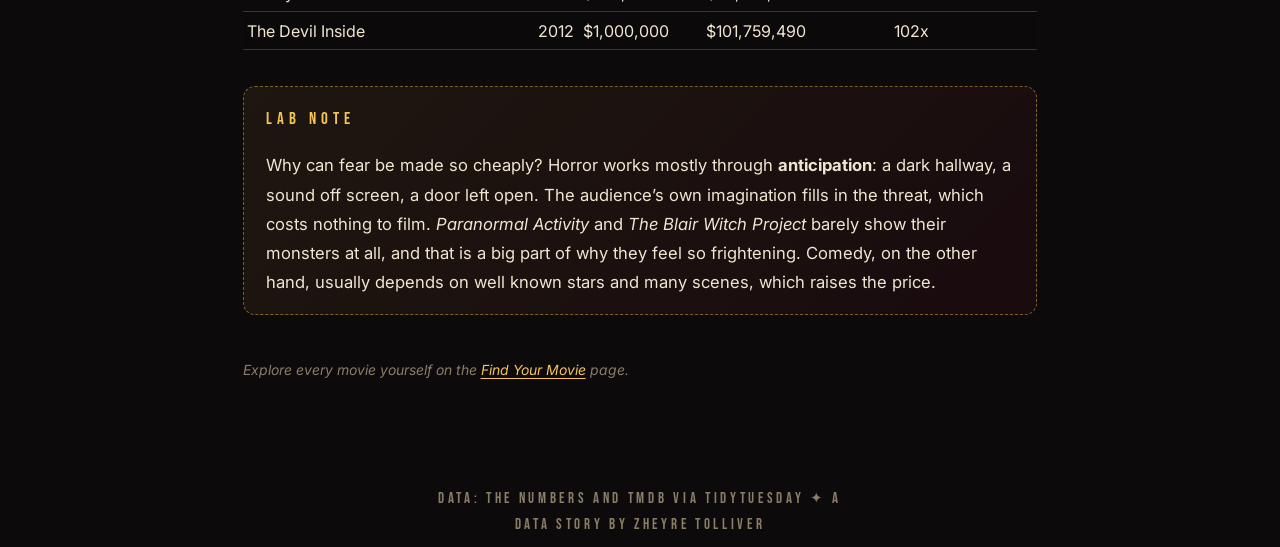
<file: budget.html>
<!DOCTYPE html>
<html xmlns="http://www.w3.org/1999/xhtml" lang="en" xml:lang="en"><head>

<meta charset="utf-8">
<meta name="generator" content="quarto-1.10.19">

<meta name="viewport" content="width=device-width, initial-scale=1.0, user-scalable=yes">


<title>Small Budgets, Big Screams – Fear &amp; Laughter</title>
<style>
/* Default styles provided by pandoc.
** See https://pandoc.org/MANUAL.html#variables-for-html for config info.
*/
span.smallcaps{font-variant: small-caps;}
div.columns{display: flex; gap: 1.5em;}
div.column{flex: auto;}
@media screen {
div.columns{gap: min(4vw, 1.5em);}
div.column{overflow-x: auto;}
}
div.hanging-indent{margin-left: 1.5em; text-indent: -1.5em;}
ul.task-list{list-style: none;}
ul.task-list li input[type="checkbox"] {
  width: 0.8em;
  margin: 0 0.8em 0.2em -1em; /* quarto-specific, see https://github.com/quarto-dev/quarto-cli/issues/4556 */ 
  vertical-align: middle;
}
</style>


<script src="site_libs/quarto-nav/quarto-nav.js"></script>
<script src="site_libs/quarto-nav/headroom.min.js"></script>
<script src="site_libs/clipboard/clipboard.min.js"></script>
<script src="site_libs/quarto-search/autocomplete.umd.js"></script>
<script src="site_libs/quarto-search/fuse.min.js"></script>
<script src="site_libs/quarto-search/quarto-search.js"></script>
<meta name="quarto:offset" content="./">
<script src="site_libs/quarto-html/quarto.js" type="module"></script>
<script src="site_libs/quarto-html/tabsets/tabsets.js" type="module"></script>
<script src="site_libs/quarto-html/popper.min.js"></script>
<script src="site_libs/quarto-html/tippy.umd.min.js"></script>
<script src="site_libs/quarto-html/anchor.min.js"></script>
<link href="site_libs/quarto-html/tippy.css" rel="stylesheet">
<link href="site_libs/quarto-html/quarto-syntax-highlighting-dark-b626d73c4c936ccc3cb08be7d45d1df6.css" rel="stylesheet" id="quarto-text-highlighting-styles">
<script src="site_libs/bootstrap/bootstrap.min.js"></script>
<link href="site_libs/bootstrap/bootstrap-icons.css" rel="stylesheet">
<link href="site_libs/bootstrap/bootstrap-2ce2f121544d7a03b5ac29a8119c98cb.min.css" rel="stylesheet" append-hash="true" id="quarto-bootstrap" data-mode="dark">
<script id="quarto-search-options" type="application/json">{
  "location": "navbar",
  "copy-button": false,
  "collapse-after": 3,
  "panel-placement": "end",
  "type": "overlay",
  "limit": 50,
  "keyboard-shortcut": [
    "f",
    "/",
    "s"
  ],
  "show-item-context": false,
  "language": {
    "search-no-results-text": "No results",
    "search-matching-documents-text": "matching documents",
    "search-copy-link-title": "Copy link to search",
    "search-hide-matches-text": "Hide additional matches",
    "search-more-match-text": "more match in this document",
    "search-more-matches-text": "more matches in this document",
    "search-clear-button-title": "Clear",
    "search-text-placeholder": "",
    "search-detached-cancel-button-title": "Cancel",
    "search-submit-button-title": "Submit",
    "search-label": "Search"
  }
}</script>


</head>

<body class="nav-fixed fullcontent quarto-light">

<div id="quarto-search-results"></div>
  <header id="quarto-header" class="headroom fixed-top">
    <nav class="navbar navbar-expand-lg " data-bs-theme="dark">
      <div class="navbar-container container-fluid">
      <div class="navbar-brand-container mx-auto">
    <a class="navbar-brand" href="./index.html">
    <span class="navbar-title">Fear &amp; Laughter</span>
    </a>
  </div>
            <div id="quarto-search" class="" title="Search"></div>
          <button class="navbar-toggler" type="button" data-bs-toggle="collapse" data-bs-target="#navbarCollapse" aria-controls="navbarCollapse" role="menu" aria-expanded="false" aria-label="Toggle navigation" onclick="if (window.quartoToggleHeadroom) { window.quartoToggleHeadroom(); }">
  <span class="navbar-toggler-icon"></span>
</button>
          <div class="collapse navbar-collapse" id="navbarCollapse">
            <ul class="navbar-nav navbar-nav-scroll me-auto">
  <li class="nav-item">
    <a class="nav-link" href="./index.html"> 
<span class="menu-text">Home</span></a>
  </li>  
  <li class="nav-item">
    <a class="nav-link" href="./explore.html"> 
<span class="menu-text">Find Your Movie</span></a>
  </li>  
  <li class="nav-item">
    <a class="nav-link" href="./october.html"> 
<span class="menu-text">The October Story</span></a>
  </li>  
  <li class="nav-item">
    <a class="nav-link active" href="./budget.html" aria-current="page"> 
<span class="menu-text">Small Budgets</span></a>
  </li>  
  <li class="nav-item">
    <a class="nav-link" href="./psychology.html"> 
<span class="menu-text">The Psychology of Fear</span></a>
  </li>  
  <li class="nav-item">
    <a class="nav-link" href="./about.html"> 
<span class="menu-text">About</span></a>
  </li>  
</ul>
          </div> <!-- /navcollapse -->
            <div class="quarto-navbar-tools">
</div>
      </div> <!-- /container-fluid -->
    </nav>
</header>
<!-- content -->
<div id="quarto-content" class="quarto-container page-columns page-rows-contents page-layout-article page-navbar">
<!-- sidebar -->
<!-- margin-sidebar -->
    
<!-- main -->
<main class="content" id="quarto-document-content">

<header id="title-block-header" class="quarto-title-block default">
<div class="quarto-title">
<h1 class="title">Small Budgets, Big Screams</h1>
<p class="subtitle lead">Why horror is the safest bet in Hollywood</p>
</div>



<div class="quarto-title-meta">

    
  
    
  </div>
  


</header>


<div class="reel">
<p>Feature Story</p>
</div>
<div class="stat-row">
<div class="stat pure">
<p><span class="label">Horror movies that earned 10x their budget</span></p>
<p><span class="num">1 in 5</span></p>
<p><span class="small">about 21% of 295 horror films</span></p>
</div>
<div class="stat mix">
<p><span class="label">Comedies that earned 10x their budget</span></p>
<p><span class="num">1 in 18</span></p>
<p><span class="small">about 6% of 807 comedies</span></p>
</div>
</div>
<div class="cell">
<div class="cell-output-display">
<div>
<figure class="figure">
<p><img src="budget_files/figure-html/unnamed-chunk-1-1.png" class="img-fluid figure-img" width="1500"></p>
</figure>
</div>
</div>
</div>
<div class="dropcap">
<p>Horror is cheap to make. The typical horror movie in this data cost about $11 million, while the typical comedy cost about $18 million. Yet horror earns back more at every budget level, and the gap is widest for the smallest films. A horror movie made for under $5 million typically earned about 3.5 times its budget.</p>
</div>
<div class="pullquote">
<p>One in five horror movies earned back ten times what it cost.</p>
</div>
<p>The biggest success stories are almost all tiny productions. The top five horror movies by return were each made for about a million dollars or less:</p>
<div class="cell">
<div class="cell-output-display">
<table class="caption-top table table-sm table-striped small">
<colgroup>
<col style="width: 34%">
<col style="width: 7%">
<col style="width: 15%">
<col style="width: 23%">
<col style="width: 18%">
</colgroup>
<thead>
<tr class="header">
<th style="text-align: left;">Movie</th>
<th style="text-align: right;">Year</th>
<th style="text-align: left;">Budget</th>
<th style="text-align: left;">Worldwide gross</th>
<th style="text-align: left;">Times budget</th>
</tr>
</thead>
<tbody>
<tr class="odd">
<td style="text-align: left;">Paranormal Activity</td>
<td style="text-align: right;">2009</td>
<td style="text-align: left;">$450,000</td>
<td style="text-align: left;">$194,183,034</td>
<td style="text-align: left;">432x</td>
</tr>
<tr class="even">
<td style="text-align: left;">The Blair Witch Project</td>
<td style="text-align: right;">1999</td>
<td style="text-align: left;">$600,000</td>
<td style="text-align: left;">$248,300,000</td>
<td style="text-align: left;">414x</td>
</tr>
<tr class="odd">
<td style="text-align: left;">Halloween</td>
<td style="text-align: right;">1978</td>
<td style="text-align: left;">$325,000</td>
<td style="text-align: left;">$70,000,000</td>
<td style="text-align: left;">215x</td>
</tr>
<tr class="even">
<td style="text-align: left;">Friday the 13th</td>
<td style="text-align: right;">1980</td>
<td style="text-align: left;">$550,000</td>
<td style="text-align: left;">$59,754,601</td>
<td style="text-align: left;">109x</td>
</tr>
<tr class="odd">
<td style="text-align: left;">The Devil Inside</td>
<td style="text-align: right;">2012</td>
<td style="text-align: left;">$1,000,000</td>
<td style="text-align: left;">$101,759,490</td>
<td style="text-align: left;">102x</td>
</tr>
</tbody>
</table>
</div>
</div>
<div class="labnote">
<p><span class="lab-label">Lab Note</span></p>
<p>Why can fear be made so cheaply? Horror works mostly through <strong>anticipation</strong>: a dark hallway, a sound off screen, a door left open. The audience’s own imagination fills in the threat, which costs nothing to film. <em>Paranormal Activity</em> and <em>The Blair Witch Project</em> barely show their monsters at all, and that is a big part of why they feel so frightening. Comedy, on the other hand, usually depends on well known stars and many scenes, which raises the price.</p>
</div>
<p><span class="source-note">Explore every movie yourself on the <a href="explore.html">Find Your Movie</a> page.</span></p>



</main> <!-- /main -->
<script id="quarto-html-after-body" type="application/javascript">
  window.document.addEventListener("DOMContentLoaded", function (event) {
    const icon = "";
    const anchorJS = new window.AnchorJS();
    anchorJS.options = {
      placement: 'right',
      icon: icon
    };
    anchorJS.add('.anchored');
    const isCodeAnnotation = (el) => {
      for (const clz of el.classList) {
        if (clz.startsWith('code-annotation-')) {                     
          return true;
        }
      }
      return false;
    }
    const onCopySuccess = function(e) {
      // button target
      const button = e.trigger;
      // don't keep focus
      button.blur();
      // flash "checked"
      button.classList.add('code-copy-button-checked');
      var currentTitle = button.getAttribute("title");
      button.setAttribute("title", "Copied!");
      let tooltip;
      if (window.bootstrap) {
        button.setAttribute("data-bs-toggle", "tooltip");
        button.setAttribute("data-bs-placement", "left");
        button.setAttribute("data-bs-title", "Copied!");
        tooltip = new bootstrap.Tooltip(button, 
          { trigger: "manual", 
            customClass: "code-copy-button-tooltip",
            offset: [0, -8]});
        tooltip.show();    
      }
      setTimeout(function() {
        if (tooltip) {
          tooltip.hide();
          button.removeAttribute("data-bs-title");
          button.removeAttribute("data-bs-toggle");
          button.removeAttribute("data-bs-placement");
        }
        button.setAttribute("title", currentTitle);
        button.classList.remove('code-copy-button-checked');
      }, 1000);
      // clear code selection
      e.clearSelection();
    }
    const getTextToCopy = function(trigger) {
      const outerScaffold = trigger.parentElement.cloneNode(true);
      const codeEl = outerScaffold.querySelector('code');
      for (const childEl of codeEl.children) {
        if (isCodeAnnotation(childEl)) {
          childEl.remove();
        }
      }
      return codeEl.innerText;
    }
    const clipboard = new window.ClipboardJS('.code-copy-button:not([data-in-quarto-modal])', {
      text: getTextToCopy
    });
    clipboard.on('success', onCopySuccess);
    if (window.document.getElementById('quarto-embedded-source-code-modal')) {
      const clipboardModal = new window.ClipboardJS('.code-copy-button[data-in-quarto-modal]', {
        text: getTextToCopy,
        container: window.document.getElementById('quarto-embedded-source-code-modal')
      });
      clipboardModal.on('success', onCopySuccess);
    }
      var localhostRegex = new RegExp(/^(?:http|https):\/\/localhost\:?[0-9]*\//);
      var mailtoRegex = new RegExp(/^mailto:/);
        var filterRegex = new RegExp("https:\/\/Zheyre\.github\.io\/fear-and-laughter\/");
      var isInternal = (href) => {
          return filterRegex.test(href) || localhostRegex.test(href) || mailtoRegex.test(href);
      }
      // Inspect non-navigation links and adorn them if external
     var links = window.document.querySelectorAll('a[href]:not(.nav-link):not(.navbar-brand):not(.toc-action):not(.sidebar-link):not(.sidebar-item-toggle):not(.pagination-link):not(.no-external):not([aria-hidden]):not(.dropdown-item):not(.quarto-navigation-tool):not(.about-link)');
      for (var i=0; i<links.length; i++) {
        const link = links[i];
        if (!isInternal(link.href)) {
          // undo the damage that might have been done by quarto-nav.js in the case of
          // links that we want to consider external
          if (link.dataset.originalHref !== undefined) {
            link.href = link.dataset.originalHref;
          }
        }
      }
    function tippyHover(el, contentFn, onTriggerFn, onUntriggerFn) {
      const config = {
        allowHTML: true,
        maxWidth: 500,
        delay: 100,
        arrow: false,
        appendTo: function(el) {
            return el.parentElement;
        },
        interactive: true,
        interactiveBorder: 10,
        theme: 'quarto',
        placement: 'bottom-start',
      };
      if (contentFn) {
        config.content = contentFn;
      }
      if (onTriggerFn) {
        config.onTrigger = onTriggerFn;
      }
      if (onUntriggerFn) {
        config.onUntrigger = onUntriggerFn;
      }
      window.tippy(el, config); 
    }
    const noterefs = window.document.querySelectorAll('a[role="doc-noteref"]');
    for (var i=0; i<noterefs.length; i++) {
      const ref = noterefs[i];
      tippyHover(ref, function() {
        // use id or data attribute instead here
        let href = ref.getAttribute('data-footnote-href') || ref.getAttribute('href');
        try { href = new URL(href).hash; } catch {}
        const id = href.replace(/^#\/?/, "");
        const note = window.document.getElementById(id);
        if (note) {
          return note.innerHTML;
        } else {
          return "";
        }
      });
    }
    const xrefs = window.document.querySelectorAll('a.quarto-xref');
    const processXRef = (id, note) => {
      // Strip column container classes
      const stripColumnClz = (el) => {
        el.classList.remove("page-full", "page-columns");
        if (el.children) {
          for (const child of el.children) {
            stripColumnClz(child);
          }
        }
      }
      stripColumnClz(note)
      if (id === null || id.startsWith('sec-')) {
        // Special case sections, only their first couple elements
        const container = document.createElement("div");
        if (note.children && note.children.length > 2) {
          container.appendChild(note.children[0].cloneNode(true));
          for (let i = 1; i < note.children.length; i++) {
            const child = note.children[i];
            if (child.tagName === "P" && child.innerText === "") {
              continue;
            } else {
              container.appendChild(child.cloneNode(true));
              break;
            }
          }
          if (window.Quarto?.typesetMath) {
            window.Quarto.typesetMath(container);
          }
          return container.innerHTML
        } else {
          if (window.Quarto?.typesetMath) {
            window.Quarto.typesetMath(note);
          }
          return note.innerHTML;
        }
      } else {
        // Remove any anchor links if they are present
        const anchorLink = note.querySelector('a.anchorjs-link');
        if (anchorLink) {
          anchorLink.remove();
        }
        if (window.Quarto?.typesetMath) {
          window.Quarto.typesetMath(note);
        }
        if (note.classList.contains("callout")) {
          return note.outerHTML;
        } else {
          return note.innerHTML;
        }
      }
    }
    for (var i=0; i<xrefs.length; i++) {
      const xref = xrefs[i];
      tippyHover(xref, undefined, function(instance) {
        instance.disable();
        let url = xref.getAttribute('href');
        let hash = undefined; 
        if (url.startsWith('#')) {
          hash = url;
        } else {
          try { hash = new URL(url).hash; } catch {}
        }
        if (hash) {
          const id = hash.replace(/^#\/?/, "");
          const note = window.document.getElementById(id);
          if (note !== null) {
            try {
              const html = processXRef(id, note.cloneNode(true));
              instance.setContent(html);
            } finally {
              instance.enable();
              instance.show();
            }
          } else {
            // See if we can fetch this
            fetch(url.split('#')[0])
            .then(res => res.text())
            .then(html => {
              const parser = new DOMParser();
              const htmlDoc = parser.parseFromString(html, "text/html");
              const note = htmlDoc.getElementById(id);
              if (note !== null) {
                const html = processXRef(id, note);
                instance.setContent(html);
              } 
            }).finally(() => {
              instance.enable();
              instance.show();
            });
          }
        } else {
          // See if we can fetch a full url (with no hash to target)
          // This is a special case and we should probably do some content thinning / targeting
          fetch(url)
          .then(res => res.text())
          .then(html => {
            const parser = new DOMParser();
            const htmlDoc = parser.parseFromString(html, "text/html");
            const note = htmlDoc.querySelector('main.content');
            if (note !== null) {
              // This should only happen for chapter cross references
              // (since there is no id in the URL)
              // remove the first header
              if (note.children.length > 0 && note.children[0].tagName === "HEADER") {
                note.children[0].remove();
              }
              const html = processXRef(null, note);
              instance.setContent(html);
            } 
          }).finally(() => {
            instance.enable();
            instance.show();
          });
        }
      }, function(instance) {
      });
    }
        let selectedAnnoteEl;
        const selectorForAnnotation = ( cell, annotation) => {
          let cellAttr = 'data-code-cell="' + cell + '"';
          let lineAttr = 'data-code-annotation="' +  annotation + '"';
          const selector = 'span[' + cellAttr + '][' + lineAttr + ']';
          return selector;
        }
        const selectCodeLines = (annoteEl) => {
          const doc = window.document;
          const targetCell = annoteEl.getAttribute("data-target-cell");
          const targetAnnotation = annoteEl.getAttribute("data-target-annotation");
          const annoteSpan = window.document.querySelector(selectorForAnnotation(targetCell, targetAnnotation));
          const lines = annoteSpan.getAttribute("data-code-lines").split(",");
          const lineIds = lines.map((line) => {
            return targetCell + "-" + line;
          })
          let top = null;
          let height = null;
          let parent = null;
          if (lineIds.length > 0) {
              //compute the position of the single el (top and bottom and make a div)
              const el = window.document.getElementById(lineIds[0]);
              top = el.offsetTop;
              height = el.offsetHeight;
              parent = el.parentElement.parentElement;
            if (lineIds.length > 1) {
              const lastEl = window.document.getElementById(lineIds[lineIds.length - 1]);
              const bottom = lastEl.offsetTop + lastEl.offsetHeight;
              height = bottom - top;
            }
            if (top !== null && height !== null && parent !== null) {
              // cook up a div (if necessary) and position it 
              let div = window.document.getElementById("code-annotation-line-highlight");
              if (div === null) {
                div = window.document.createElement("div");
                div.setAttribute("id", "code-annotation-line-highlight");
                div.style.position = 'absolute';
                parent.appendChild(div);
              }
              div.style.top = top - 2 + "px";
              div.style.height = height + 4 + "px";
              div.style.left = 0;
              let gutterDiv = window.document.getElementById("code-annotation-line-highlight-gutter");
              if (gutterDiv === null) {
                gutterDiv = window.document.createElement("div");
                gutterDiv.setAttribute("id", "code-annotation-line-highlight-gutter");
                gutterDiv.style.position = 'absolute';
                const codeCell = window.document.getElementById(targetCell);
                const gutter = codeCell.querySelector('.code-annotation-gutter');
                gutter.appendChild(gutterDiv);
              }
              gutterDiv.style.top = top - 2 + "px";
              gutterDiv.style.height = height + 4 + "px";
            }
            selectedAnnoteEl = annoteEl;
          }
        };
        const unselectCodeLines = () => {
          const elementsIds = ["code-annotation-line-highlight", "code-annotation-line-highlight-gutter"];
          elementsIds.forEach((elId) => {
            const div = window.document.getElementById(elId);
            if (div) {
              div.remove();
            }
          });
          selectedAnnoteEl = undefined;
        };
          // Handle positioning of the toggle
      window.addEventListener(
        "resize",
        throttle(() => {
          elRect = undefined;
          if (selectedAnnoteEl) {
            selectCodeLines(selectedAnnoteEl);
          }
        }, 10)
      );
      function throttle(fn, ms) {
      let throttle = false;
      let timer;
        return (...args) => {
          if(!throttle) { // first call gets through
              fn.apply(this, args);
              throttle = true;
          } else { // all the others get throttled
              if(timer) clearTimeout(timer); // cancel #2
              timer = setTimeout(() => {
                fn.apply(this, args);
                timer = throttle = false;
              }, ms);
          }
        };
      }
        // Attach click handler to the DT
        const annoteDls = window.document.querySelectorAll('dt[data-target-cell]');
        for (const annoteDlNode of annoteDls) {
          annoteDlNode.addEventListener('click', (event) => {
            const clickedEl = event.target;
            if (clickedEl !== selectedAnnoteEl) {
              unselectCodeLines();
              const activeEl = window.document.querySelector('dt[data-target-cell].code-annotation-active');
              if (activeEl) {
                activeEl.classList.remove('code-annotation-active');
              }
              selectCodeLines(clickedEl);
              clickedEl.classList.add('code-annotation-active');
            } else {
              // Unselect the line
              unselectCodeLines();
              clickedEl.classList.remove('code-annotation-active');
            }
          });
        }
    const findCites = (el) => {
      const parentEl = el.parentElement;
      if (parentEl) {
        const cites = parentEl.dataset.cites;
        if (cites) {
          return {
            el,
            cites: cites.split(' ')
          };
        } else {
          return findCites(el.parentElement)
        }
      } else {
        return undefined;
      }
    };
    var bibliorefs = window.document.querySelectorAll('a[role="doc-biblioref"]');
    for (var i=0; i<bibliorefs.length; i++) {
      const ref = bibliorefs[i];
      const citeInfo = findCites(ref);
      if (citeInfo) {
        tippyHover(citeInfo.el, function() {
          var popup = window.document.createElement('div');
          citeInfo.cites.forEach(function(cite) {
            var citeDiv = window.document.createElement('div');
            citeDiv.classList.add('hanging-indent');
            citeDiv.classList.add('csl-entry');
            var biblioDiv = window.document.getElementById('ref-' + cite);
            if (biblioDiv) {
              citeDiv.innerHTML = biblioDiv.innerHTML;
            }
            popup.appendChild(citeDiv);
          });
          return popup.innerHTML;
        });
      }
    }
  });
  </script>
</div> <!-- /content -->
<footer class="footer">
  <div class="nav-footer">
    <div class="nav-footer-left">
      &nbsp;
    </div>   
    <div class="nav-footer-center">
<p>Data: The Numbers and TMDB via TidyTuesday ✦ A data story by Zheyre Tolliver</p>
</div>
    <div class="nav-footer-right">
      &nbsp;
    </div>
  </div>
</footer>




</body></html>
</file>
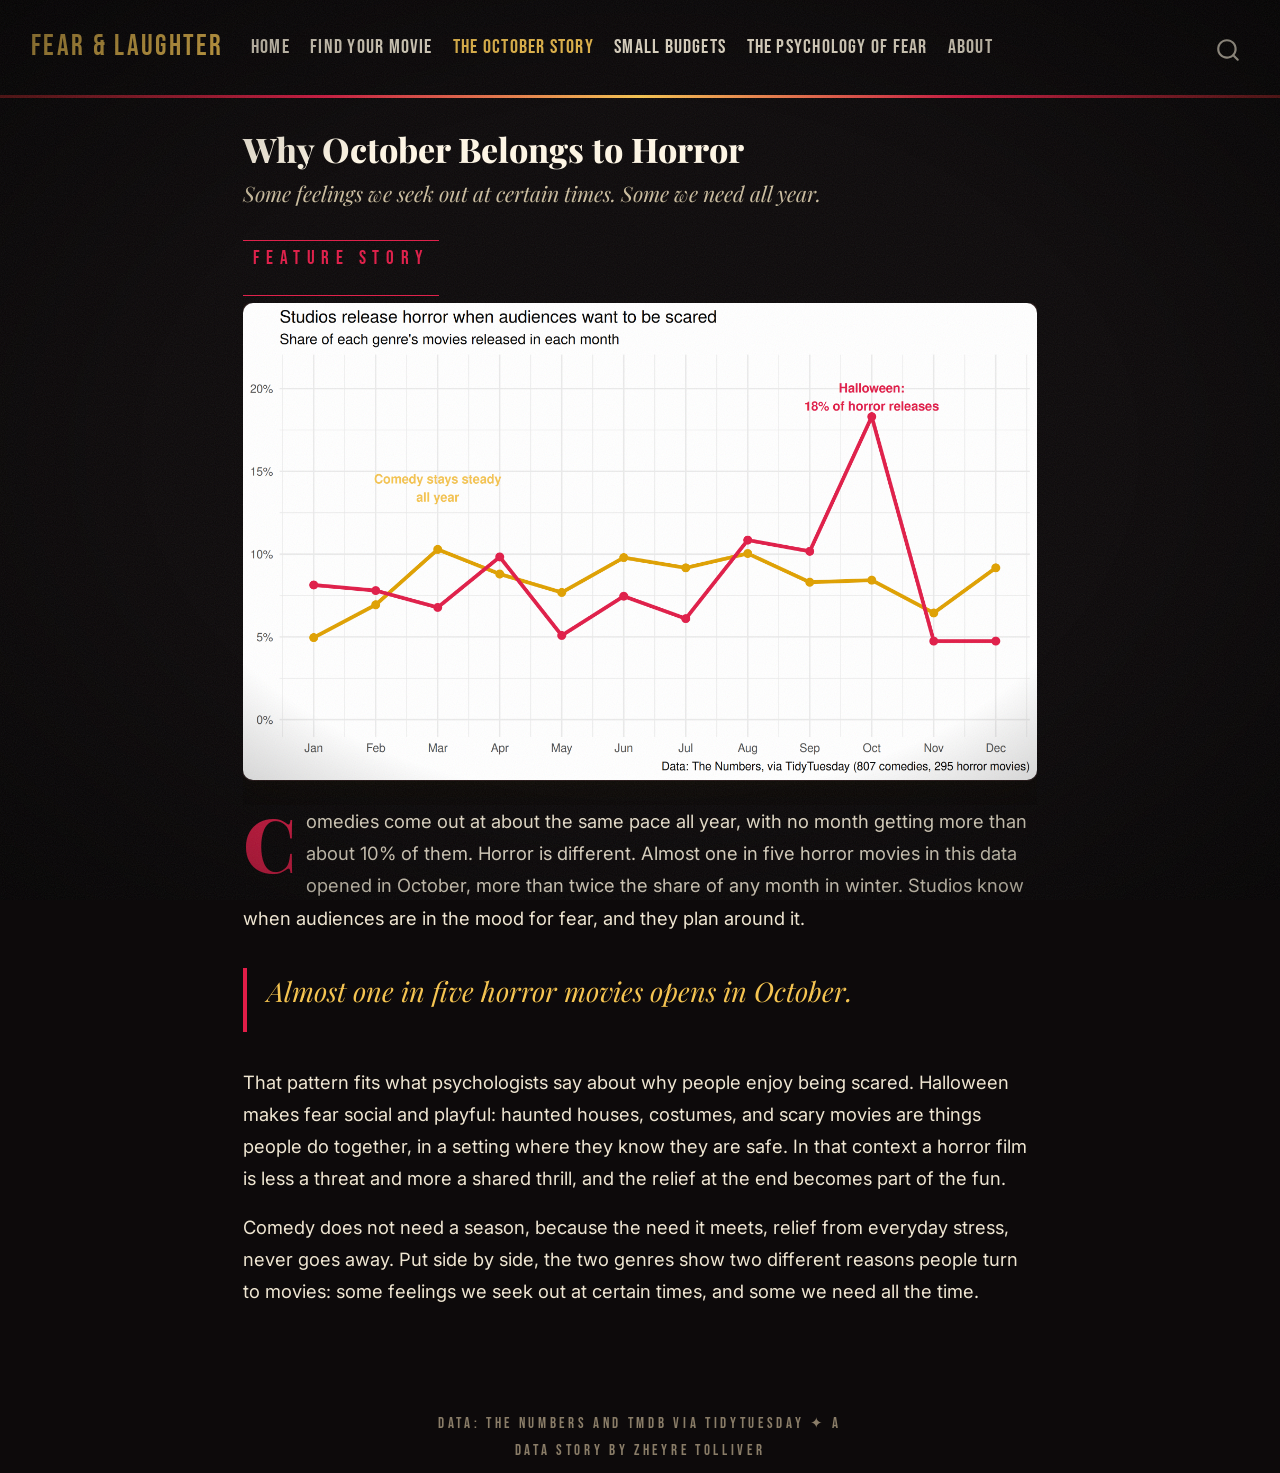
<file: october.html>
<!DOCTYPE html>
<html xmlns="http://www.w3.org/1999/xhtml" lang="en" xml:lang="en"><head>

<meta charset="utf-8">
<meta name="generator" content="quarto-1.10.19">

<meta name="viewport" content="width=device-width, initial-scale=1.0, user-scalable=yes">


<title>Why October Belongs to Horror – Fear &amp; Laughter</title>
<style>
/* Default styles provided by pandoc.
** See https://pandoc.org/MANUAL.html#variables-for-html for config info.
*/
span.smallcaps{font-variant: small-caps;}
div.columns{display: flex; gap: 1.5em;}
div.column{flex: auto;}
@media screen {
div.columns{gap: min(4vw, 1.5em);}
div.column{overflow-x: auto;}
}
div.hanging-indent{margin-left: 1.5em; text-indent: -1.5em;}
ul.task-list{list-style: none;}
ul.task-list li input[type="checkbox"] {
  width: 0.8em;
  margin: 0 0.8em 0.2em -1em; /* quarto-specific, see https://github.com/quarto-dev/quarto-cli/issues/4556 */ 
  vertical-align: middle;
}
</style>


<script src="site_libs/quarto-nav/quarto-nav.js"></script>
<script src="site_libs/quarto-nav/headroom.min.js"></script>
<script src="site_libs/clipboard/clipboard.min.js"></script>
<script src="site_libs/quarto-search/autocomplete.umd.js"></script>
<script src="site_libs/quarto-search/fuse.min.js"></script>
<script src="site_libs/quarto-search/quarto-search.js"></script>
<meta name="quarto:offset" content="./">
<script src="site_libs/quarto-html/quarto.js" type="module"></script>
<script src="site_libs/quarto-html/tabsets/tabsets.js" type="module"></script>
<script src="site_libs/quarto-html/popper.min.js"></script>
<script src="site_libs/quarto-html/tippy.umd.min.js"></script>
<script src="site_libs/quarto-html/anchor.min.js"></script>
<link href="site_libs/quarto-html/tippy.css" rel="stylesheet">
<link href="site_libs/quarto-html/quarto-syntax-highlighting-dark-b626d73c4c936ccc3cb08be7d45d1df6.css" rel="stylesheet" id="quarto-text-highlighting-styles">
<script src="site_libs/bootstrap/bootstrap.min.js"></script>
<link href="site_libs/bootstrap/bootstrap-icons.css" rel="stylesheet">
<link href="site_libs/bootstrap/bootstrap-2ce2f121544d7a03b5ac29a8119c98cb.min.css" rel="stylesheet" append-hash="true" id="quarto-bootstrap" data-mode="dark">
<script id="quarto-search-options" type="application/json">{
  "location": "navbar",
  "copy-button": false,
  "collapse-after": 3,
  "panel-placement": "end",
  "type": "overlay",
  "limit": 50,
  "keyboard-shortcut": [
    "f",
    "/",
    "s"
  ],
  "show-item-context": false,
  "language": {
    "search-no-results-text": "No results",
    "search-matching-documents-text": "matching documents",
    "search-copy-link-title": "Copy link to search",
    "search-hide-matches-text": "Hide additional matches",
    "search-more-match-text": "more match in this document",
    "search-more-matches-text": "more matches in this document",
    "search-clear-button-title": "Clear",
    "search-text-placeholder": "",
    "search-detached-cancel-button-title": "Cancel",
    "search-submit-button-title": "Submit",
    "search-label": "Search"
  }
}</script>


</head>

<body class="nav-fixed fullcontent quarto-light">

<div id="quarto-search-results"></div>
  <header id="quarto-header" class="headroom fixed-top">
    <nav class="navbar navbar-expand-lg " data-bs-theme="dark">
      <div class="navbar-container container-fluid">
      <div class="navbar-brand-container mx-auto">
    <a class="navbar-brand" href="./index.html">
    <span class="navbar-title">Fear &amp; Laughter</span>
    </a>
  </div>
            <div id="quarto-search" class="" title="Search"></div>
          <button class="navbar-toggler" type="button" data-bs-toggle="collapse" data-bs-target="#navbarCollapse" aria-controls="navbarCollapse" role="menu" aria-expanded="false" aria-label="Toggle navigation" onclick="if (window.quartoToggleHeadroom) { window.quartoToggleHeadroom(); }">
  <span class="navbar-toggler-icon"></span>
</button>
          <div class="collapse navbar-collapse" id="navbarCollapse">
            <ul class="navbar-nav navbar-nav-scroll me-auto">
  <li class="nav-item">
    <a class="nav-link" href="./index.html"> 
<span class="menu-text">Home</span></a>
  </li>  
  <li class="nav-item">
    <a class="nav-link" href="./explore.html"> 
<span class="menu-text">Find Your Movie</span></a>
  </li>  
  <li class="nav-item">
    <a class="nav-link active" href="./october.html" aria-current="page"> 
<span class="menu-text">The October Story</span></a>
  </li>  
  <li class="nav-item">
    <a class="nav-link" href="./budget.html"> 
<span class="menu-text">Small Budgets</span></a>
  </li>  
  <li class="nav-item">
    <a class="nav-link" href="./psychology.html"> 
<span class="menu-text">The Psychology of Fear</span></a>
  </li>  
  <li class="nav-item">
    <a class="nav-link" href="./about.html"> 
<span class="menu-text">About</span></a>
  </li>  
</ul>
          </div> <!-- /navcollapse -->
            <div class="quarto-navbar-tools">
</div>
      </div> <!-- /container-fluid -->
    </nav>
</header>
<!-- content -->
<div id="quarto-content" class="quarto-container page-columns page-rows-contents page-layout-article page-navbar">
<!-- sidebar -->
<!-- margin-sidebar -->
    
<!-- main -->
<main class="content" id="quarto-document-content">

<header id="title-block-header" class="quarto-title-block default">
<div class="quarto-title">
<h1 class="title">Why October Belongs to Horror</h1>
<p class="subtitle lead">Some feelings we seek out at certain times. Some we need all year.</p>
</div>



<div class="quarto-title-meta">

    
  
    
  </div>
  


</header>


<div class="reel">
<p>Feature Story</p>
</div>
<div class="cell">
<div class="cell-output-display">
<div>
<figure class="figure">
<p><img src="october_files/figure-html/unnamed-chunk-1-1.png" class="img-fluid figure-img" width="1500"></p>
</figure>
</div>
</div>
</div>
<div class="dropcap">
<p>Comedies come out at about the same pace all year, with no month getting more than about 10% of them. Horror is different. Almost one in five horror movies in this data opened in October, more than twice the share of any month in winter. Studios know when audiences are in the mood for fear, and they plan around it.</p>
</div>
<div class="pullquote">
<p>Almost one in five horror movies opens in October.</p>
</div>
<p>That pattern fits what psychologists say about why people enjoy being scared. Halloween makes fear social and playful: haunted houses, costumes, and scary movies are things people do together, in a setting where they know they are safe. In that context a horror film is less a threat and more a shared thrill, and the relief at the end becomes part of the fun.</p>
<p>Comedy does not need a season, because the need it meets, relief from everyday stress, never goes away. Put side by side, the two genres show two different reasons people turn to movies: some feelings we seek out at certain times, and some we need all the time.</p>



</main> <!-- /main -->
<script id="quarto-html-after-body" type="application/javascript">
  window.document.addEventListener("DOMContentLoaded", function (event) {
    const icon = "";
    const anchorJS = new window.AnchorJS();
    anchorJS.options = {
      placement: 'right',
      icon: icon
    };
    anchorJS.add('.anchored');
    const isCodeAnnotation = (el) => {
      for (const clz of el.classList) {
        if (clz.startsWith('code-annotation-')) {                     
          return true;
        }
      }
      return false;
    }
    const onCopySuccess = function(e) {
      // button target
      const button = e.trigger;
      // don't keep focus
      button.blur();
      // flash "checked"
      button.classList.add('code-copy-button-checked');
      var currentTitle = button.getAttribute("title");
      button.setAttribute("title", "Copied!");
      let tooltip;
      if (window.bootstrap) {
        button.setAttribute("data-bs-toggle", "tooltip");
        button.setAttribute("data-bs-placement", "left");
        button.setAttribute("data-bs-title", "Copied!");
        tooltip = new bootstrap.Tooltip(button, 
          { trigger: "manual", 
            customClass: "code-copy-button-tooltip",
            offset: [0, -8]});
        tooltip.show();    
      }
      setTimeout(function() {
        if (tooltip) {
          tooltip.hide();
          button.removeAttribute("data-bs-title");
          button.removeAttribute("data-bs-toggle");
          button.removeAttribute("data-bs-placement");
        }
        button.setAttribute("title", currentTitle);
        button.classList.remove('code-copy-button-checked');
      }, 1000);
      // clear code selection
      e.clearSelection();
    }
    const getTextToCopy = function(trigger) {
      const outerScaffold = trigger.parentElement.cloneNode(true);
      const codeEl = outerScaffold.querySelector('code');
      for (const childEl of codeEl.children) {
        if (isCodeAnnotation(childEl)) {
          childEl.remove();
        }
      }
      return codeEl.innerText;
    }
    const clipboard = new window.ClipboardJS('.code-copy-button:not([data-in-quarto-modal])', {
      text: getTextToCopy
    });
    clipboard.on('success', onCopySuccess);
    if (window.document.getElementById('quarto-embedded-source-code-modal')) {
      const clipboardModal = new window.ClipboardJS('.code-copy-button[data-in-quarto-modal]', {
        text: getTextToCopy,
        container: window.document.getElementById('quarto-embedded-source-code-modal')
      });
      clipboardModal.on('success', onCopySuccess);
    }
      var localhostRegex = new RegExp(/^(?:http|https):\/\/localhost\:?[0-9]*\//);
      var mailtoRegex = new RegExp(/^mailto:/);
        var filterRegex = new RegExp("https:\/\/Zheyre\.github\.io\/fear-and-laughter\/");
      var isInternal = (href) => {
          return filterRegex.test(href) || localhostRegex.test(href) || mailtoRegex.test(href);
      }
      // Inspect non-navigation links and adorn them if external
     var links = window.document.querySelectorAll('a[href]:not(.nav-link):not(.navbar-brand):not(.toc-action):not(.sidebar-link):not(.sidebar-item-toggle):not(.pagination-link):not(.no-external):not([aria-hidden]):not(.dropdown-item):not(.quarto-navigation-tool):not(.about-link)');
      for (var i=0; i<links.length; i++) {
        const link = links[i];
        if (!isInternal(link.href)) {
          // undo the damage that might have been done by quarto-nav.js in the case of
          // links that we want to consider external
          if (link.dataset.originalHref !== undefined) {
            link.href = link.dataset.originalHref;
          }
        }
      }
    function tippyHover(el, contentFn, onTriggerFn, onUntriggerFn) {
      const config = {
        allowHTML: true,
        maxWidth: 500,
        delay: 100,
        arrow: false,
        appendTo: function(el) {
            return el.parentElement;
        },
        interactive: true,
        interactiveBorder: 10,
        theme: 'quarto',
        placement: 'bottom-start',
      };
      if (contentFn) {
        config.content = contentFn;
      }
      if (onTriggerFn) {
        config.onTrigger = onTriggerFn;
      }
      if (onUntriggerFn) {
        config.onUntrigger = onUntriggerFn;
      }
      window.tippy(el, config); 
    }
    const noterefs = window.document.querySelectorAll('a[role="doc-noteref"]');
    for (var i=0; i<noterefs.length; i++) {
      const ref = noterefs[i];
      tippyHover(ref, function() {
        // use id or data attribute instead here
        let href = ref.getAttribute('data-footnote-href') || ref.getAttribute('href');
        try { href = new URL(href).hash; } catch {}
        const id = href.replace(/^#\/?/, "");
        const note = window.document.getElementById(id);
        if (note) {
          return note.innerHTML;
        } else {
          return "";
        }
      });
    }
    const xrefs = window.document.querySelectorAll('a.quarto-xref');
    const processXRef = (id, note) => {
      // Strip column container classes
      const stripColumnClz = (el) => {
        el.classList.remove("page-full", "page-columns");
        if (el.children) {
          for (const child of el.children) {
            stripColumnClz(child);
          }
        }
      }
      stripColumnClz(note)
      if (id === null || id.startsWith('sec-')) {
        // Special case sections, only their first couple elements
        const container = document.createElement("div");
        if (note.children && note.children.length > 2) {
          container.appendChild(note.children[0].cloneNode(true));
          for (let i = 1; i < note.children.length; i++) {
            const child = note.children[i];
            if (child.tagName === "P" && child.innerText === "") {
              continue;
            } else {
              container.appendChild(child.cloneNode(true));
              break;
            }
          }
          if (window.Quarto?.typesetMath) {
            window.Quarto.typesetMath(container);
          }
          return container.innerHTML
        } else {
          if (window.Quarto?.typesetMath) {
            window.Quarto.typesetMath(note);
          }
          return note.innerHTML;
        }
      } else {
        // Remove any anchor links if they are present
        const anchorLink = note.querySelector('a.anchorjs-link');
        if (anchorLink) {
          anchorLink.remove();
        }
        if (window.Quarto?.typesetMath) {
          window.Quarto.typesetMath(note);
        }
        if (note.classList.contains("callout")) {
          return note.outerHTML;
        } else {
          return note.innerHTML;
        }
      }
    }
    for (var i=0; i<xrefs.length; i++) {
      const xref = xrefs[i];
      tippyHover(xref, undefined, function(instance) {
        instance.disable();
        let url = xref.getAttribute('href');
        let hash = undefined; 
        if (url.startsWith('#')) {
          hash = url;
        } else {
          try { hash = new URL(url).hash; } catch {}
        }
        if (hash) {
          const id = hash.replace(/^#\/?/, "");
          const note = window.document.getElementById(id);
          if (note !== null) {
            try {
              const html = processXRef(id, note.cloneNode(true));
              instance.setContent(html);
            } finally {
              instance.enable();
              instance.show();
            }
          } else {
            // See if we can fetch this
            fetch(url.split('#')[0])
            .then(res => res.text())
            .then(html => {
              const parser = new DOMParser();
              const htmlDoc = parser.parseFromString(html, "text/html");
              const note = htmlDoc.getElementById(id);
              if (note !== null) {
                const html = processXRef(id, note);
                instance.setContent(html);
              } 
            }).finally(() => {
              instance.enable();
              instance.show();
            });
          }
        } else {
          // See if we can fetch a full url (with no hash to target)
          // This is a special case and we should probably do some content thinning / targeting
          fetch(url)
          .then(res => res.text())
          .then(html => {
            const parser = new DOMParser();
            const htmlDoc = parser.parseFromString(html, "text/html");
            const note = htmlDoc.querySelector('main.content');
            if (note !== null) {
              // This should only happen for chapter cross references
              // (since there is no id in the URL)
              // remove the first header
              if (note.children.length > 0 && note.children[0].tagName === "HEADER") {
                note.children[0].remove();
              }
              const html = processXRef(null, note);
              instance.setContent(html);
            } 
          }).finally(() => {
            instance.enable();
            instance.show();
          });
        }
      }, function(instance) {
      });
    }
        let selectedAnnoteEl;
        const selectorForAnnotation = ( cell, annotation) => {
          let cellAttr = 'data-code-cell="' + cell + '"';
          let lineAttr = 'data-code-annotation="' +  annotation + '"';
          const selector = 'span[' + cellAttr + '][' + lineAttr + ']';
          return selector;
        }
        const selectCodeLines = (annoteEl) => {
          const doc = window.document;
          const targetCell = annoteEl.getAttribute("data-target-cell");
          const targetAnnotation = annoteEl.getAttribute("data-target-annotation");
          const annoteSpan = window.document.querySelector(selectorForAnnotation(targetCell, targetAnnotation));
          const lines = annoteSpan.getAttribute("data-code-lines").split(",");
          const lineIds = lines.map((line) => {
            return targetCell + "-" + line;
          })
          let top = null;
          let height = null;
          let parent = null;
          if (lineIds.length > 0) {
              //compute the position of the single el (top and bottom and make a div)
              const el = window.document.getElementById(lineIds[0]);
              top = el.offsetTop;
              height = el.offsetHeight;
              parent = el.parentElement.parentElement;
            if (lineIds.length > 1) {
              const lastEl = window.document.getElementById(lineIds[lineIds.length - 1]);
              const bottom = lastEl.offsetTop + lastEl.offsetHeight;
              height = bottom - top;
            }
            if (top !== null && height !== null && parent !== null) {
              // cook up a div (if necessary) and position it 
              let div = window.document.getElementById("code-annotation-line-highlight");
              if (div === null) {
                div = window.document.createElement("div");
                div.setAttribute("id", "code-annotation-line-highlight");
                div.style.position = 'absolute';
                parent.appendChild(div);
              }
              div.style.top = top - 2 + "px";
              div.style.height = height + 4 + "px";
              div.style.left = 0;
              let gutterDiv = window.document.getElementById("code-annotation-line-highlight-gutter");
              if (gutterDiv === null) {
                gutterDiv = window.document.createElement("div");
                gutterDiv.setAttribute("id", "code-annotation-line-highlight-gutter");
                gutterDiv.style.position = 'absolute';
                const codeCell = window.document.getElementById(targetCell);
                const gutter = codeCell.querySelector('.code-annotation-gutter');
                gutter.appendChild(gutterDiv);
              }
              gutterDiv.style.top = top - 2 + "px";
              gutterDiv.style.height = height + 4 + "px";
            }
            selectedAnnoteEl = annoteEl;
          }
        };
        const unselectCodeLines = () => {
          const elementsIds = ["code-annotation-line-highlight", "code-annotation-line-highlight-gutter"];
          elementsIds.forEach((elId) => {
            const div = window.document.getElementById(elId);
            if (div) {
              div.remove();
            }
          });
          selectedAnnoteEl = undefined;
        };
          // Handle positioning of the toggle
      window.addEventListener(
        "resize",
        throttle(() => {
          elRect = undefined;
          if (selectedAnnoteEl) {
            selectCodeLines(selectedAnnoteEl);
          }
        }, 10)
      );
      function throttle(fn, ms) {
      let throttle = false;
      let timer;
        return (...args) => {
          if(!throttle) { // first call gets through
              fn.apply(this, args);
              throttle = true;
          } else { // all the others get throttled
              if(timer) clearTimeout(timer); // cancel #2
              timer = setTimeout(() => {
                fn.apply(this, args);
                timer = throttle = false;
              }, ms);
          }
        };
      }
        // Attach click handler to the DT
        const annoteDls = window.document.querySelectorAll('dt[data-target-cell]');
        for (const annoteDlNode of annoteDls) {
          annoteDlNode.addEventListener('click', (event) => {
            const clickedEl = event.target;
            if (clickedEl !== selectedAnnoteEl) {
              unselectCodeLines();
              const activeEl = window.document.querySelector('dt[data-target-cell].code-annotation-active');
              if (activeEl) {
                activeEl.classList.remove('code-annotation-active');
              }
              selectCodeLines(clickedEl);
              clickedEl.classList.add('code-annotation-active');
            } else {
              // Unselect the line
              unselectCodeLines();
              clickedEl.classList.remove('code-annotation-active');
            }
          });
        }
    const findCites = (el) => {
      const parentEl = el.parentElement;
      if (parentEl) {
        const cites = parentEl.dataset.cites;
        if (cites) {
          return {
            el,
            cites: cites.split(' ')
          };
        } else {
          return findCites(el.parentElement)
        }
      } else {
        return undefined;
      }
    };
    var bibliorefs = window.document.querySelectorAll('a[role="doc-biblioref"]');
    for (var i=0; i<bibliorefs.length; i++) {
      const ref = bibliorefs[i];
      const citeInfo = findCites(ref);
      if (citeInfo) {
        tippyHover(citeInfo.el, function() {
          var popup = window.document.createElement('div');
          citeInfo.cites.forEach(function(cite) {
            var citeDiv = window.document.createElement('div');
            citeDiv.classList.add('hanging-indent');
            citeDiv.classList.add('csl-entry');
            var biblioDiv = window.document.getElementById('ref-' + cite);
            if (biblioDiv) {
              citeDiv.innerHTML = biblioDiv.innerHTML;
            }
            popup.appendChild(citeDiv);
          });
          return popup.innerHTML;
        });
      }
    }
  });
  </script>
</div> <!-- /content -->
<footer class="footer">
  <div class="nav-footer">
    <div class="nav-footer-left">
      &nbsp;
    </div>   
    <div class="nav-footer-center">
<p>Data: The Numbers and TMDB via TidyTuesday ✦ A data story by Zheyre Tolliver</p>
</div>
    <div class="nav-footer-right">
      &nbsp;
    </div>
  </div>
</footer>




</body></html>
</file>
<file: site_libs/quarto-html/tippy.css>
.tippy-box[data-animation=fade][data-state=hidden]{opacity:0}[data-tippy-root]{max-width:calc(100vw - 10px)}.tippy-box{position:relative;background-color:#333;color:#fff;border-radius:4px;font-size:14px;line-height:1.4;white-space:normal;outline:0;transition-property:transform,visibility,opacity}.tippy-box[data-placement^=top]>.tippy-arrow{bottom:0}.tippy-box[data-placement^=top]>.tippy-arrow:before{bottom:-7px;left:0;border-width:8px 8px 0;border-top-color:initial;transform-origin:center top}.tippy-box[data-placement^=bottom]>.tippy-arrow{top:0}.tippy-box[data-placement^=bottom]>.tippy-arrow:before{top:-7px;left:0;border-width:0 8px 8px;border-bottom-color:initial;transform-origin:center bottom}.tippy-box[data-placement^=left]>.tippy-arrow{right:0}.tippy-box[data-placement^=left]>.tippy-arrow:before{border-width:8px 0 8px 8px;border-left-color:initial;right:-7px;transform-origin:center left}.tippy-box[data-placement^=right]>.tippy-arrow{left:0}.tippy-box[data-placement^=right]>.tippy-arrow:before{left:-7px;border-width:8px 8px 8px 0;border-right-color:initial;transform-origin:center right}.tippy-box[data-inertia][data-state=visible]{transition-timing-function:cubic-bezier(.54,1.5,.38,1.11)}.tippy-arrow{width:16px;height:16px;color:#333}.tippy-arrow:before{content:"";position:absolute;border-color:transparent;border-style:solid}.tippy-content{position:relative;padding:5px 9px;z-index:1}
</file>
<file: site_libs/quarto-html/quarto-syntax-highlighting-dark-b626d73c4c936ccc3cb08be7d45d1df6.css>
/* quarto syntax highlight colors */
:root {
  --quarto-hl-al-color: #f07178;
  --quarto-hl-an-color: #d4d0ab;
  --quarto-hl-at-color: #00e0e0;
  --quarto-hl-bn-color: #d4d0ab;
  --quarto-hl-bu-color: #abe338;
  --quarto-hl-ch-color: #abe338;
  --quarto-hl-co-color: #f8f8f2;
  --quarto-hl-cv-color: #ffd700;
  --quarto-hl-cn-color: #ffd700;
  --quarto-hl-cf-color: #ffa07a;
  --quarto-hl-dt-color: #ffa07a;
  --quarto-hl-dv-color: #d4d0ab;
  --quarto-hl-do-color: #f8f8f2;
  --quarto-hl-er-color: #f07178;
  --quarto-hl-ex-color: #00e0e0;
  --quarto-hl-fl-color: #d4d0ab;
  --quarto-hl-fu-color: #ffa07a;
  --quarto-hl-im-color: #abe338;
  --quarto-hl-in-color: #d4d0ab;
  --quarto-hl-kw-color: #ffa07a;
  --quarto-hl-op-color: #ffa07a;
  --quarto-hl-ot-color: #00e0e0;
  --quarto-hl-pp-color: #dcc6e0;
  --quarto-hl-re-color: #00e0e0;
  --quarto-hl-sc-color: #abe338;
  --quarto-hl-ss-color: #abe338;
  --quarto-hl-st-color: #abe338;
  --quarto-hl-va-color: #00e0e0;
  --quarto-hl-vs-color: #abe338;
  --quarto-hl-wa-color: #dcc6e0;
}

/* other quarto variables */
:root {
  --quarto-font-monospace: SFMono-Regular, Menlo, Monaco, Consolas, "Liberation Mono", "Courier New", monospace;
}

/* syntax highlight based on Pandoc's rules */
pre > code.sourceCode > span {
  color: #f8f8f2;
}

code.sourceCode > span {
  color: #f8f8f2;
}

div.sourceCode,
div.sourceCode pre.sourceCode {
  color: #f8f8f2;
}

/* Normal */
code span {
  color: #f8f8f2;
}

/* Alert */
code span.al {
  color: #f07178;
}

/* Annotation */
code span.an {
  color: #d4d0ab;
}

/* Attribute */
code span.at {
  color: #00e0e0;
}

/* BaseN */
code span.bn {
  color: #d4d0ab;
}

/* BuiltIn */
code span.bu {
  color: #abe338;
}

/* ControlFlow */
code span.cf {
  font-weight: bold;
  color: #ffa07a;
}

/* Char */
code span.ch {
  color: #abe338;
}

/* Constant */
code span.cn {
  color: #ffd700;
}

/* Comment */
code span.co {
  font-style: italic;
  color: #f8f8f2;
}

/* CommentVar */
code span.cv {
  color: #ffd700;
}

/* Documentation */
code span.do {
  color: #f8f8f2;
}

/* DataType */
code span.dt {
  color: #ffa07a;
}

/* DecVal */
code span.dv {
  color: #d4d0ab;
}

/* Error */
code span.er {
  color: #f07178;
  text-decoration: underline;
}

/* Extension */
code span.ex {
  font-weight: bold;
  color: #00e0e0;
}

/* Float */
code span.fl {
  color: #d4d0ab;
}

/* Function */
code span.fu {
  color: #ffa07a;
}

/* Import */
code span.im {
  color: #abe338;
}

/* Information */
code span.in {
  color: #d4d0ab;
}

/* Keyword */
code span.kw {
  font-weight: bold;
  color: #ffa07a;
}

/* Operator */
code span.op {
  color: #ffa07a;
}

/* Other */
code span.ot {
  color: #00e0e0;
}

/* Preprocessor */
code span.pp {
  color: #dcc6e0;
}

/* RegionMarker */
code span.re {
  background-color: #f8f8f2;
  color: #00e0e0;
}

/* SpecialChar */
code span.sc {
  color: #abe338;
}

/* SpecialString */
code span.ss {
  color: #abe338;
}

/* String */
code span.st {
  color: #abe338;
}

/* Variable */
code span.va {
  color: #00e0e0;
}

/* VerbatimString */
code span.vs {
  color: #abe338;
}

/* Warning */
code span.wa {
  color: #dcc6e0;
}

.prevent-inlining {
  content: "</";
}

/*# sourceMappingURL=a269c63e8167c3ae395728e86feb0848.css.map */
</file>
